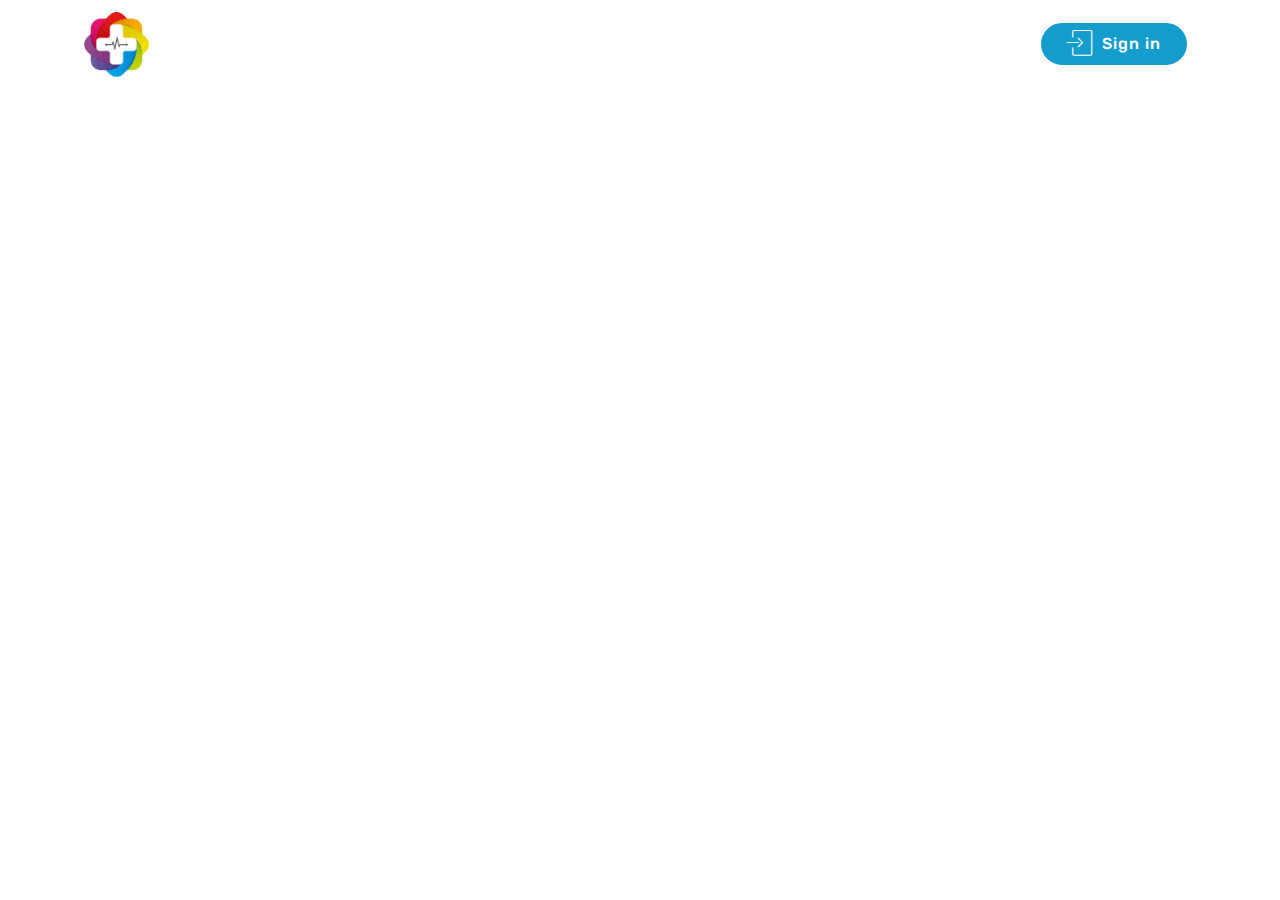
<file: contact.html>
<!DOCTYPE html>
<html  >
<head>
  <!-- Site made with Mobirise Website Builder v4.12.3, https://mobirise.com -->
  <meta charset="UTF-8">
  <meta http-equiv="X-UA-Compatible" content="IE=edge">
  <meta name="generator" content="Mobirise v4.12.3, mobirise.com">
  <meta name="viewport" content="width=device-width, initial-scale=1, minimum-scale=1">
  <link rel="shortcut icon" href="assets/images/0.me-logo-188x188.png" type="image/x-icon">
  <meta name="description" content="Web Site Builder Description">
  
  
  <title>Contact</title>
  <link rel="stylesheet" href="assets/web/assets/mobirise-icons/mobirise-icons.css">
  <link rel="stylesheet" href="assets/bootstrap/css/bootstrap.min.css">
  <link rel="stylesheet" href="assets/bootstrap/css/bootstrap-grid.min.css">
  <link rel="stylesheet" href="assets/bootstrap/css/bootstrap-reboot.min.css">
  <link rel="stylesheet" href="assets/tether/tether.min.css">
  <link rel="stylesheet" href="assets/dropdown/css/style.css">
  <link rel="stylesheet" href="assets/animatecss/animate.min.css">
  <link rel="stylesheet" href="assets/theme/css/style.css">
  <link rel="preload" as="style" href="assets/mobirise/css/mbr-additional.css"><link rel="stylesheet" href="assets/mobirise/css/mbr-additional.css" type="text/css">
  
  
  
</head>
<body>
  <section class="menu cid-qTkzRZLJNu" once="menu" id="menu1-6">

    

    <nav class="navbar navbar-expand beta-menu navbar-dropdown align-items-center navbar-toggleable-sm bg-color transparent">
        <button class="navbar-toggler navbar-toggler-right" type="button" data-toggle="collapse" data-target="#navbarSupportedContent" aria-controls="navbarSupportedContent" aria-expanded="false" aria-label="Toggle navigation">
            <div class="hamburger">
                <span></span>
                <span></span>
                <span></span>
                <span></span>
            </div>
        </button>
        <div class="menu-logo">
            <div class="navbar-brand">
                <span class="navbar-logo">
                    <a href="index.html">
                         <img src="assets/images/0.me-logo-188x188.png" alt="" title="" style="height: 4.5rem;">
                    </a>
                </span>
                <span class="navbar-caption-wrap"><a class="navbar-caption text-white display-4" href="index.html">
                        WebMD.tech</a></span>
            </div>
        </div>
        <div class="collapse navbar-collapse" id="navbarSupportedContent">
            <ul class="navbar-nav nav-dropdown" data-app-modern-menu="true"><li class="nav-item">
                    <a class="nav-link link text-white display-4" href="contact.html" target="_blank">Contact Us</a>
                </li></ul>
            <div class="navbar-buttons mbr-section-btn"><a class="btn btn-sm btn-primary display-7" href="http://mail.webmd.tech" target="_blank"><span class="mbri-login mbr-iconfont mbr-iconfont-btn"></span>Sign in</a></div>
        </div>
    </nav>
</section>

<section class="engine"><a href="https://mobirise.info/r">free bootstrap templates</a></section><section class="mbr-section form1 cid-rfLN5MTn4x" id="form1-7">

    

    <iframe src="https://docs.google.com/forms/d/e/1FAIpQLSfZfoZsHTCq6PI5hUFsKT7phv7eeqlaPn1cZFJXq9OjXiusxw/viewform?embedded=true" onload="this.style.height=(this.contentDocument.body.scrollHeight+45) +'px';" scrolling="no" style="width:100%;border:none;" frameborder="0" marginheight="0" marginwidth="0">Loading…</iframe>
</section>


  <script src="assets/web/assets/jquery/jquery.min.js"></script>
  <script src="assets/popper/popper.min.js"></script>
  <script src="assets/bootstrap/js/bootstrap.min.js"></script>
  <script src="assets/tether/tether.min.js"></script>
  <script src="assets/dropdown/js/nav-dropdown.js"></script>
  <script src="assets/dropdown/js/navbar-dropdown.js"></script>
  <script src="assets/touchswipe/jquery.touch-swipe.min.js"></script>
  <script src="assets/viewportchecker/jquery.viewportchecker.js"></script>
  <script src="assets/smoothscroll/smooth-scroll.js"></script>
  <script src="assets/theme/js/script.js"></script>
  
  
 <div id="scrollToTop" class="scrollToTop mbr-arrow-up"><a style="text-align: center;"><i class="mbr-arrow-up-icon mbr-arrow-up-icon-cm cm-icon cm-icon-smallarrow-up"></i></a></div>
    <input name="animation" type="hidden">
  </body>
</html>
</file>
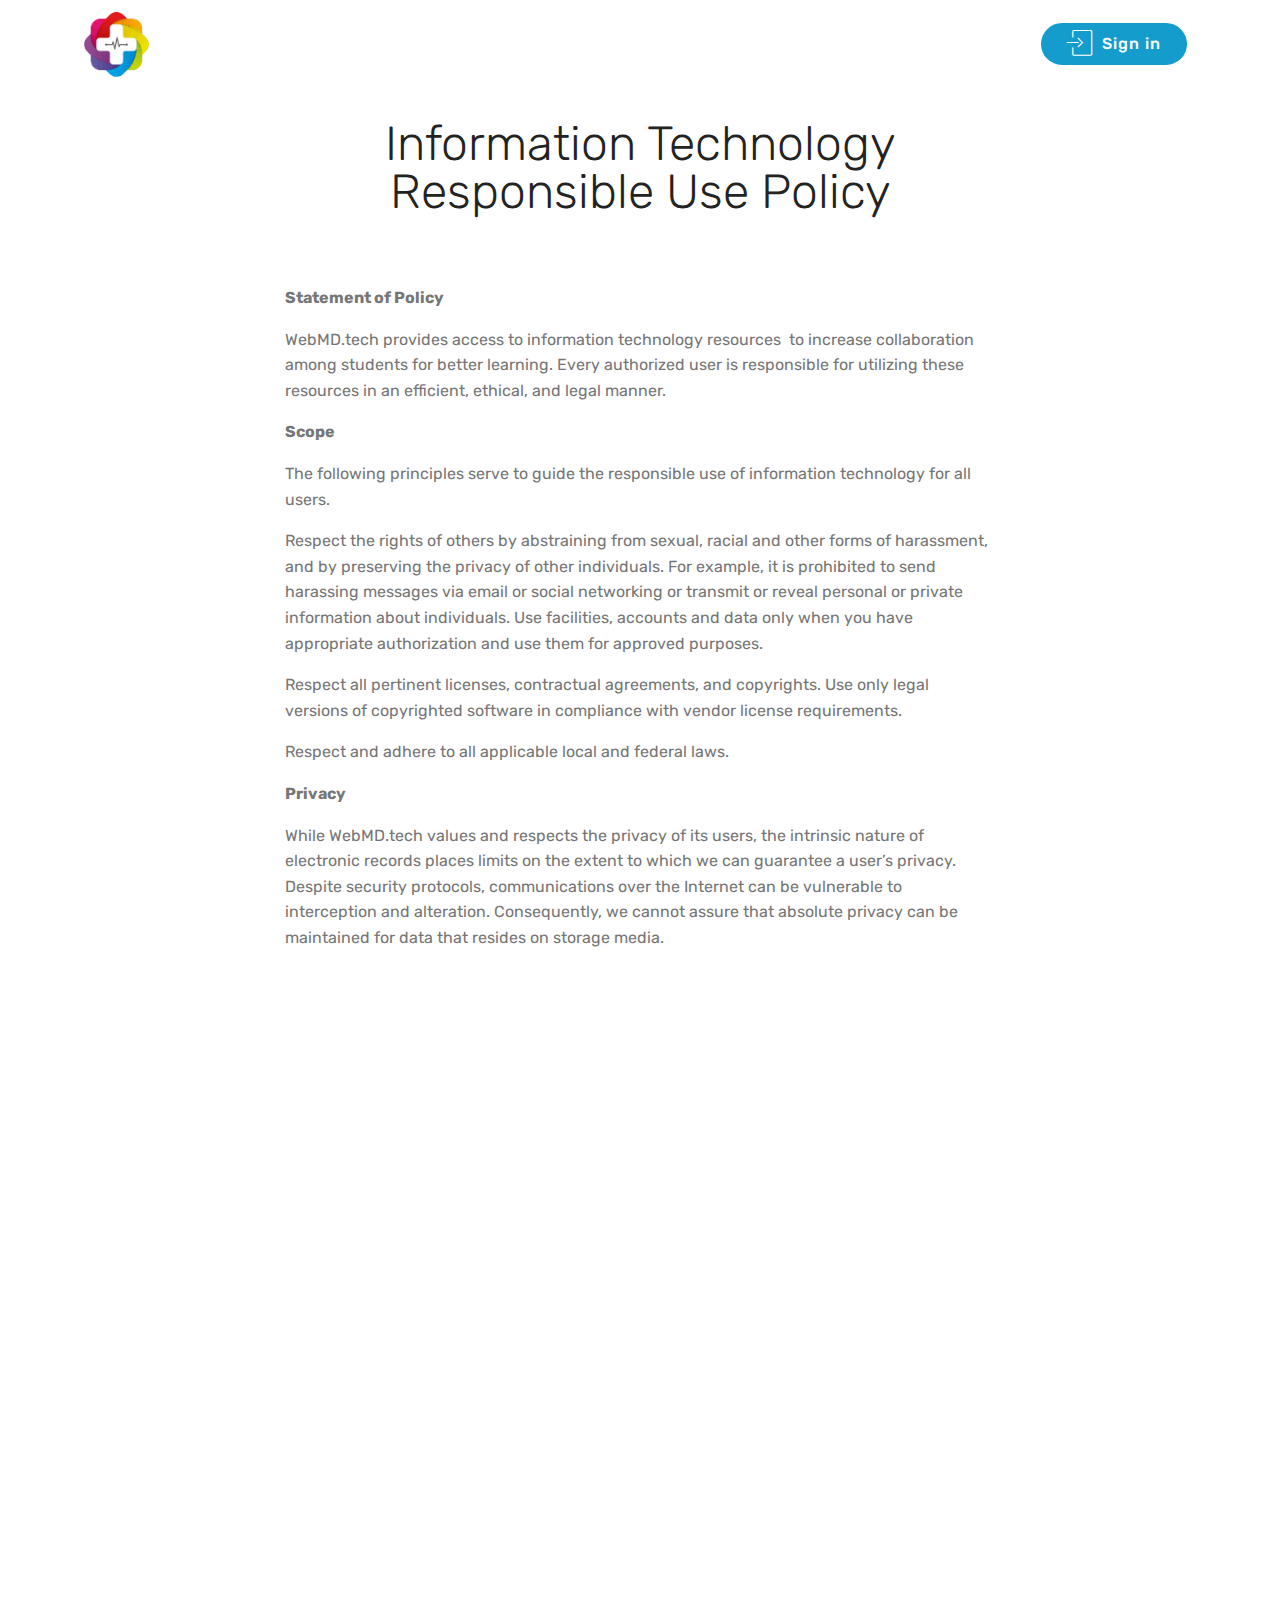
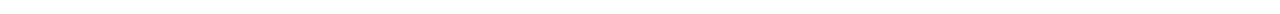
<file: responsible-use.html>
<!DOCTYPE html>
<html  >
<head>
  <!-- Site made with Mobirise Website Builder v4.12.3, https://mobirise.com -->
  <meta charset="UTF-8">
  <meta http-equiv="X-UA-Compatible" content="IE=edge">
  <meta name="generator" content="Mobirise v4.12.3, mobirise.com">
  <meta name="viewport" content="width=device-width, initial-scale=1, minimum-scale=1">
  <link rel="shortcut icon" href="assets/images/0.me-logo-188x188.png" type="image/x-icon">
  <meta name="description" content="Web Page Maker Description">
  
  
  <title>Responsible use</title>
  <link rel="stylesheet" href="assets/web/assets/mobirise-icons/mobirise-icons.css">
  <link rel="stylesheet" href="assets/bootstrap/css/bootstrap.min.css">
  <link rel="stylesheet" href="assets/bootstrap/css/bootstrap-grid.min.css">
  <link rel="stylesheet" href="assets/bootstrap/css/bootstrap-reboot.min.css">
  <link rel="stylesheet" href="assets/tether/tether.min.css">
  <link rel="stylesheet" href="assets/dropdown/css/style.css">
  <link rel="stylesheet" href="assets/animatecss/animate.min.css">
  <link rel="stylesheet" href="assets/theme/css/style.css">
  <link rel="preload" as="style" href="assets/mobirise/css/mbr-additional.css"><link rel="stylesheet" href="assets/mobirise/css/mbr-additional.css" type="text/css">
  
  
  
</head>
<body>
  <section class="menu cid-reDwkhc2A7" once="menu" id="menu1-d">

    

    <nav class="navbar navbar-expand beta-menu navbar-dropdown align-items-center navbar-toggleable-sm bg-color transparent">
        <button class="navbar-toggler navbar-toggler-right" type="button" data-toggle="collapse" data-target="#navbarSupportedContent" aria-controls="navbarSupportedContent" aria-expanded="false" aria-label="Toggle navigation">
            <div class="hamburger">
                <span></span>
                <span></span>
                <span></span>
                <span></span>
            </div>
        </button>
        <div class="menu-logo">
            <div class="navbar-brand">
                <span class="navbar-logo">
                    <a href="index.html">
                         <img src="assets/images/0.me-logo-188x188.png" alt="" title="" style="height: 4.5rem;">
                    </a>
                </span>
                <span class="navbar-caption-wrap"><a class="navbar-caption text-white display-4" href="index.html">
                        WebMD.tech</a></span>
            </div>
        </div>
        <div class="collapse navbar-collapse" id="navbarSupportedContent">
            <ul class="navbar-nav nav-dropdown" data-app-modern-menu="true"><li class="nav-item">
                    <a class="nav-link link text-white display-4" href="contact.html" target="_blank">Contact Us</a>
                </li></ul>
            <div class="navbar-buttons mbr-section-btn"><a class="btn btn-sm btn-primary display-7" href="http://mail.webmd.tech" target="_blank"><span class="mbri-login mbr-iconfont mbr-iconfont-btn"></span>Sign in</a></div>
        </div>
    </nav>
</section>

<section class="engine"><a href="https://mobirise.info/y">free html web templates</a></section><section class="mbr-section content4 cid-reEwLu4QOz" id="content4-g">

    

    <div class="container">
        <div class="media-container-row">
            <div class="title col-12 col-md-8">
                <h2 class="align-center pb-3 mbr-fonts-style display-2">
                    Information Technology Responsible Use Policy</h2>
                
                
            </div>
        </div>
    </div>
</section>

<section class="mbr-section article content1 cid-reEwOu7WXf" id="content1-h">
    
     

    <div class="container">
        <div class="media-container-row">
            <div class="mbr-text col-12 col-md-8 mbr-fonts-style display-7"><p><strong>Statement of Policy</strong></p><p>WebMD.tech provides access to information technology resources &nbsp;to increase collaboration among students for better learning. Every authorized user is responsible for utilizing these resources in an efficient, ethical, and legal manner.</p><p><strong>Scope</strong>
</p><p>The following principles serve to guide the responsible use of information technology for all users.
</p><p>Respect the rights of others by abstraining from sexual, racial and other forms of harassment, and by preserving the privacy of other individuals. For example, it is prohibited to send harassing messages via email or social networking or transmit or reveal personal or private information about individuals. Use facilities, accounts and data only when you have appropriate authorization and use them for approved purposes.</p><p>Respect all pertinent licenses, contractual agreements, and copyrights. Use only legal versions of copyrighted software in compliance with vendor license requirements.</p><p>Respect and adhere to all applicable local and federal laws.</p><p><strong>Privacy
</strong></p><p>While WebMD.tech values and respects the privacy of its users, the intrinsic nature of electronic records places limits on the extent to which we can guarantee a user’s privacy. Despite security protocols, communications over the Internet can be vulnerable to interception and alteration. Consequently, we cannot assure that absolute privacy can be maintained for data that resides on storage media.
</p><p>Out of respect for personal privacy, the contents of data or files in user accounts are not routinely examined. However, on occasion, circumstances may require an examination of a user’s files to maintain system security, to administer or maintain system integrity or in response to legal mandate. In such cases, authorized personnel may examine a user’s data without notice.</p><p><strong>Passwords and User IDs
</strong></p><p>System accounts, passwords, and user IDs plays an important role in protecting the files and privacy of all users. Because users are responsible for all uses made of their accounts, users must take exceptional care to prevent unauthorized use of their accounts.</p><p>In most cases, it is inappropriate—and perhaps dangerous—to allow another person to use another user’s network credentials or email account. In some cases, a user’s data are vulnerable to alteration or deletion. In others, the validity of a user’s credentials could be compromised. Alternatively, if criminal activity can be traced to a user’s account, the person to whom the account is assigned may be held accountable.</p><p><strong>Compliance and Enforcement
</strong></p><p>All users must abide by these policies.<br><span style="font-size: 1rem;">In addition, users must also agree to Microsoft's Terms of use and Privacy Policy.</span></p><p><span style="font-size: 1rem;">Users not wishing to agree to and comply with this policy will be denied use.</span></p></div>
        </div>
    </div>
</section>


  <script src="assets/web/assets/jquery/jquery.min.js"></script>
  <script src="assets/popper/popper.min.js"></script>
  <script src="assets/bootstrap/js/bootstrap.min.js"></script>
  <script src="assets/tether/tether.min.js"></script>
  <script src="assets/dropdown/js/nav-dropdown.js"></script>
  <script src="assets/dropdown/js/navbar-dropdown.js"></script>
  <script src="assets/touchswipe/jquery.touch-swipe.min.js"></script>
  <script src="assets/viewportchecker/jquery.viewportchecker.js"></script>
  <script src="assets/smoothscroll/smooth-scroll.js"></script>
  <script src="assets/theme/js/script.js"></script>
  
  
 <div id="scrollToTop" class="scrollToTop mbr-arrow-up"><a style="text-align: center;"><i class="mbr-arrow-up-icon mbr-arrow-up-icon-cm cm-icon cm-icon-smallarrow-up"></i></a></div>
    <input name="animation" type="hidden">
  </body>
</html>
</file>
<file: assets/web/assets/mobirise-icons/mobirise-icons.css>
@font-face {
  font-family: 'MobiriseIcons';
  src:  url('mobirise-icons.eot?spat4u');
  src:  url('mobirise-icons.eot?spat4u#iefix') format('embedded-opentype'),
    url('mobirise-icons.ttf?spat4u') format('truetype'),
    url('mobirise-icons.woff?spat4u') format('woff'),
    url('mobirise-icons.svg?spat4u#MobiriseIcons') format('svg');
  font-weight: normal;
  font-style: normal;
  font-display: swap;
}

[class^="mbri-"], [class*=" mbri-"] {
  /* use !important to prevent issues with browser extensions that change fonts */
  font-family: MobiriseIcons !important;
  speak: none;
  font-style: normal;
  font-weight: normal;
  font-variant: normal;
  text-transform: none;
  line-height: 1;

  /* Better Font Rendering =========== */
  -webkit-font-smoothing: antialiased;
  -moz-osx-font-smoothing: grayscale;
}

.mbri-add-submenu:before {
  content: "\e900";
}
.mbri-alert:before {
  content: "\e901";
}
.mbri-align-center:before {
  content: "\e902";
}
.mbri-align-justify:before {
  content: "\e903";
}
.mbri-align-left:before {
  content: "\e904";
}
.mbri-align-right:before {
  content: "\e905";
}
.mbri-android:before {
  content: "\e906";
}
.mbri-apple:before {
  content: "\e907";
}
.mbri-arrow-down:before {
  content: "\e908";
}
.mbri-arrow-next:before {
  content: "\e909";
}
.mbri-arrow-prev:before {
  content: "\e90a";
}
.mbri-arrow-up:before {
  content: "\e90b";
}
.mbri-bold:before {
  content: "\e90c";
}
.mbri-bookmark:before {
  content: "\e90d";
}
.mbri-bootstrap:before {
  content: "\e90e";
}
.mbri-briefcase:before {
  content: "\e90f";
}
.mbri-browse:before {
  content: "\e910";
}
.mbri-bulleted-list:before {
  content: "\e911";
}
.mbri-calendar:before {
  content: "\e912";
}
.mbri-camera:before {
  content: "\e913";
}
.mbri-cart-add:before {
  content: "\e914";
}
.mbri-cart-full:before {
  content: "\e915";
}
.mbri-cash:before {
  content: "\e916";
}
.mbri-change-style:before {
  content: "\e917";
}
.mbri-chat:before {
  content: "\e918";
}
.mbri-clock:before {
  content: "\e919";
}
.mbri-close:before {
  content: "\e91a";
}
.mbri-cloud:before {
  content: "\e91b";
}
.mbri-code:before {
  content: "\e91c";
}
.mbri-contact-form:before {
  content: "\e91d";
}
.mbri-credit-card:before {
  content: "\e91e";
}
.mbri-cursor-click:before {
  content: "\e91f";
}
.mbri-cust-feedback:before {
  content: "\e920";
}
.mbri-database:before {
  content: "\e921";
}
.mbri-delivery:before {
  content: "\e922";
}
.mbri-desktop:before {
  content: "\e923";
}
.mbri-devices:before {
  content: "\e924";
}
.mbri-down:before {
  content: "\e925";
}
.mbri-download:before {
  content: "\e989";
}
.mbri-drag-n-drop:before {
  content: "\e927";
}
.mbri-drag-n-drop2:before {
  content: "\e928";
}
.mbri-edit:before {
  content: "\e929";
}
.mbri-edit2:before {
  content: "\e92a";
}
.mbri-error:before {
  content: "\e92b";
}
.mbri-extension:before {
  content: "\e92c";
}
.mbri-features:before {
  content: "\e92d";
}
.mbri-file:before {
  content: "\e92e";
}
.mbri-flag:before {
  content: "\e92f";
}
.mbri-folder:before {
  content: "\e930";
}
.mbri-gift:before {
  content: "\e931";
}
.mbri-github:before {
  content: "\e932";
}
.mbri-globe:before {
  content: "\e933";
}
.mbri-globe-2:before {
  content: "\e934";
}
.mbri-growing-chart:before {
  content: "\e935";
}
.mbri-hearth:before {
  content: "\e936";
}
.mbri-help:before {
  content: "\e937";
}
.mbri-home:before {
  content: "\e938";
}
.mbri-hot-cup:before {
  content: "\e939";
}
.mbri-idea:before {
  content: "\e93a";
}
.mbri-image-gallery:before {
  content: "\e93b";
}
.mbri-image-slider:before {
  content: "\e93c";
}
.mbri-info:before {
  content: "\e93d";
}
.mbri-italic:before {
  content: "\e93e";
}
.mbri-key:before {
  content: "\e93f";
}
.mbri-laptop:before {
  content: "\e940";
}
.mbri-layers:before {
  content: "\e941";
}
.mbri-left-right:before {
  content: "\e942";
}
.mbri-left:before {
  content: "\e943";
}
.mbri-letter:before {
  content: "\e944";
}
.mbri-like:before {
  content: "\e945";
}
.mbri-link:before {
  content: "\e946";
}
.mbri-lock:before {
  content: "\e947";
}
.mbri-login:before {
  content: "\e948";
}
.mbri-logout:before {
  content: "\e949";
}
.mbri-magic-stick:before {
  content: "\e94a";
}
.mbri-map-pin:before {
  content: "\e94b";
}
.mbri-menu:before {
  content: "\e94c";
}
.mbri-mobile:before {
  content: "\e94d";
}
.mbri-mobile2:before {
  content: "\e94e";
}
.mbri-mobirise:before {
  content: "\e94f";
}
.mbri-more-horizontal:before {
  content: "\e950";
}
.mbri-more-vertical:before {
  content: "\e951";
}
.mbri-music:before {
  content: "\e952";
}
.mbri-new-file:before {
  content: "\e953";
}
.mbri-numbered-list:before {
  content: "\e954";
}
.mbri-opened-folder:before {
  content: "\e955";
}
.mbri-pages:before {
  content: "\e956";
}
.mbri-paper-plane:before {
  content: "\e957";
}
.mbri-paperclip:before {
  content: "\e958";
}
.mbri-photo:before {
  content: "\e959";
}
.mbri-photos:before {
  content: "\e95a";
}
.mbri-pin:before {
  content: "\e95b";
}
.mbri-play:before {
  content: "\e95c";
}
.mbri-plus:before {
  content: "\e95d";
}
.mbri-preview:before {
  content: "\e95e";
}
.mbri-print:before {
  content: "\e95f";
}
.mbri-protect:before {
  content: "\e960";
}
.mbri-question:before {
  content: "\e961";
}
.mbri-quote-left:before {
  content: "\e962";
}
.mbri-quote-right:before {
  content: "\e963";
}
.mbri-refresh:before {
  content: "\e964";
}
.mbri-responsive:before {
  content: "\e965";
}
.mbri-right:before {
  content: "\e966";
}
.mbri-rocket:before {
  content: "\e967";
}
.mbri-sad-face:before {
  content: "\e968";
}
.mbri-sale:before {
  content: "\e969";
}
.mbri-save:before {
  content: "\e96a";
}
.mbri-search:before {
  content: "\e96b";
}
.mbri-setting:before {
  content: "\e96c";
}
.mbri-setting2:before {
  content: "\e96d";
}
.mbri-setting3:before {
  content: "\e96e";
}
.mbri-share:before {
  content: "\e96f";
}
.mbri-shopping-bag:before {
  content: "\e970";
}
.mbri-shopping-basket:before {
  content: "\e971";
}
.mbri-shopping-cart:before {
  content: "\e972";
}
.mbri-sites:before {
  content: "\e973";
}
.mbri-smile-face:before {
  content: "\e974";
}
.mbri-speed:before {
  content: "\e975";
}
.mbri-star:before {
  content: "\e976";
}
.mbri-success:before {
  content: "\e977";
}
.mbri-sun:before {
  content: "\e978";
}
.mbri-sun2:before {
  content: "\e979";
}
.mbri-tablet:before {
  content: "\e97a";
}
.mbri-tablet-vertical:before {
  content: "\e97b";
}
.mbri-target:before {
  content: "\e97c";
}
.mbri-timer:before {
  content: "\e97d";
}
.mbri-to-ftp:before {
  content: "\e97e";
}
.mbri-to-local-drive:before {
  content: "\e97f";
}
.mbri-touch-swipe:before {
  content: "\e980";
}
.mbri-touch:before {
  content: "\e981";
}
.mbri-trash:before {
  content: "\e982";
}
.mbri-underline:before {
  content: "\e983";
}
.mbri-unlink:before {
  content: "\e984";
}
.mbri-unlock:before {
  content: "\e985";
}
.mbri-up-down:before {
  content: "\e986";
}
.mbri-up:before {
  content: "\e987";
}
.mbri-update:before {
  content: "\e988";
}
.mbri-upload:before {
 content: "\e926"; 
}
.mbri-user:before {
  content: "\e98a";
}
.mbri-user2:before {
  content: "\e98b";
}
.mbri-users:before {
  content: "\e98c";
}
.mbri-video:before {
  content: "\e98d";
}
.mbri-video-play:before {
  content: "\e98e";
}
.mbri-watch:before {
  content: "\e98f";
}
.mbri-website-theme:before {
  content: "\e990";
}
.mbri-wifi:before {
  content: "\e991";
}
.mbri-windows:before {
  content: "\e992";
}
.mbri-zoom-out:before {
  content: "\e993";
}
.mbri-redo:before {
  content: "\e994";
}
.mbri-undo:before {
  content: "\e995";
}
</file>
<file: assets/dropdown/css/style.css>
.navbar-dropdown {
  left: 0;
  padding: 0;
  position: absolute;
  right: 0;
  top: 0;
  transition: all 0.45s ease;
  z-index: 1030;
  background: #282828; }
  .navbar-dropdown .navbar-logo {
    margin-right: 0.8rem;
    transition: margin 0.3s ease-in-out;
    vertical-align: middle; }
    .navbar-dropdown .navbar-logo img {
      height: 3.125rem;
      transition: all 0.3s ease-in-out; }
    .navbar-dropdown .navbar-logo.mbr-iconfont {
      font-size: 3.125rem;
      line-height: 3.125rem; }
  .navbar-dropdown .navbar-caption {
    font-weight: 700;
    white-space: normal;
    vertical-align: -4px;
    line-height: 3.125rem !important; }
    .navbar-dropdown .navbar-caption, .navbar-dropdown .navbar-caption:hover {
      color: inherit;
      text-decoration: none; }
  .navbar-dropdown .mbr-iconfont + .navbar-caption {
    vertical-align: -1px; }
  .navbar-dropdown.navbar-fixed-top {
    position: fixed; }
  .navbar-dropdown .navbar-brand span {
    vertical-align: -4px; }
  .navbar-dropdown.bg-color.transparent {
    background: none; }
  .navbar-dropdown.navbar-short .navbar-brand {
    padding: 0.625rem 0; }
    .navbar-dropdown.navbar-short .navbar-brand span {
      vertical-align: -1px; }
  .navbar-dropdown.navbar-short .navbar-caption {
    line-height: 2.375rem !important;
    vertical-align: -2px; }
  .navbar-dropdown.navbar-short .navbar-logo {
    margin-right: 0.5rem; }
    .navbar-dropdown.navbar-short .navbar-logo img {
      height: 2.375rem; }
    .navbar-dropdown.navbar-short .navbar-logo.mbr-iconfont {
      font-size: 2.375rem;
      line-height: 2.375rem; }
  .navbar-dropdown.navbar-short .mbr-table-cell {
    height: 3.625rem; }
  .navbar-dropdown .navbar-close {
    left: 0.6875rem;
    position: fixed;
    top: 0.75rem;
    z-index: 1000; }
  .navbar-dropdown .hamburger-icon {
    content: "";
    display: inline-block;
    vertical-align: middle;
    width: 16px;
    -webkit-box-shadow: 0 -6px 0 1px #282828,0 0 0 1px #282828,0 6px 0 1px #282828;
    -moz-box-shadow: 0 -6px 0 1px #282828,0 0 0 1px #282828,0 6px 0 1px #282828;
    box-shadow: 0 -6px 0 1px #282828,0 0 0 1px #282828,0 6px 0 1px #282828; }

.dropdown-menu .dropdown-toggle[data-toggle="dropdown-submenu"]::after {
  border-bottom: 0.35em solid transparent;
  border-left: 0.35em solid;
  border-right: 0;
  border-top: 0.35em solid transparent;
  margin-left: 0.3rem; }

.dropdown-menu .dropdown-item:focus {
  outline: 0; }

.nav-dropdown {
  font-size: 0.75rem;
  font-weight: 500;
  height: auto !important; }
  .nav-dropdown .nav-btn {
    padding-left: 1rem; }
  .nav-dropdown .link {
    margin: .667em 1.667em;
    font-weight: 500;
    padding: 0;
    transition: color .2s ease-in-out; }
    .nav-dropdown .link.dropdown-toggle {
      margin-right: 2.583em; }
      .nav-dropdown .link.dropdown-toggle::after {
        margin-left: .25rem;
        border-top: 0.35em solid;
        border-right: 0.35em solid transparent;
        border-left: 0.35em solid transparent;
        border-bottom: 0; }
      .nav-dropdown .link.dropdown-toggle[aria-expanded="true"] {
        margin: 0;
        padding: 0.667em 3.263em  0.667em 1.667em; }
  .nav-dropdown .link::after,
  .nav-dropdown .dropdown-item::after {
    color: inherit; }
  .nav-dropdown .btn {
    font-size: 0.75rem;
    font-weight: 700;
    letter-spacing: 0;
    margin-bottom: 0;
    padding-left: 1.25rem;
    padding-right: 1.25rem; }
  .nav-dropdown .dropdown-menu {
    border-radius: 0;
    border: 0;
    left: 0;
    margin: 0;
    padding-bottom: 1.25rem;
    padding-top: 1.25rem;
    position: relative; }
  .nav-dropdown .dropdown-submenu {
    margin-left: 0.125rem;
    top: 0; }
  .nav-dropdown .dropdown-item {
    font-weight: 500;
    line-height: 2;
    padding: 0.3846em 4.615em 0.3846em 1.5385em;
    position: relative;
    transition: color .2s ease-in-out, background-color .2s ease-in-out; }
    .nav-dropdown .dropdown-item::after {
      margin-top: -0.3077em;
      position: absolute;
      right: 1.1538em;
      top: 50%; }
    .nav-dropdown .dropdown-item:focus, .nav-dropdown .dropdown-item:hover {
      background: none; }

@media (max-width: 767px) {
  .nav-dropdown.navbar-toggleable-sm {
    bottom: 0;
    display: none;
    left: 0;
    overflow-x: hidden;
    position: fixed;
    top: 0;
    transform: translateX(-100%);
    -ms-transform: translateX(-100%);
    -webkit-transform: translateX(-100%);
    width: 18.75rem;
    z-index: 999; } }
.nav-dropdown.navbar-toggleable-xl {
  bottom: 0;
  display: none;
  left: 0;
  overflow-x: hidden;
  position: fixed;
  top: 0;
  transform: translateX(-100%);
  -ms-transform: translateX(-100%);
  -webkit-transform: translateX(-100%);
  width: 18.75rem;
  z-index: 999; }

.nav-dropdown-sm {
  display: block !important;
  overflow-x: hidden;
  overflow: auto;
  padding-top: 3.875rem; }
  .nav-dropdown-sm::after {
    content: "";
    display: block;
    height: 3rem;
    width: 100%; }
  .nav-dropdown-sm.collapse.in ~ .navbar-close {
    display: block !important; }
  .nav-dropdown-sm.collapsing, .nav-dropdown-sm.collapse.in {
    transform: translateX(0);
    -ms-transform: translateX(0);
    -webkit-transform: translateX(0);
    transition: all 0.25s ease-out;
    -webkit-transition: all 0.25s ease-out;
    background: #282828; }
  .nav-dropdown-sm.collapsing[aria-expanded="false"] {
    transform: translateX(-100%);
    -ms-transform: translateX(-100%);
    -webkit-transform: translateX(-100%); }
  .nav-dropdown-sm .nav-item {
    display: block;
    margin-left: 0 !important;
    padding-left: 0; }
  .nav-dropdown-sm .link,
  .nav-dropdown-sm .dropdown-item {
    border-top: 1px dotted rgba(255, 255, 255, 0.1);
    font-size: 0.8125rem;
    line-height: 1.6;
    margin: 0 !important;
    padding: 0.875rem 2.4rem 0.875rem 1.5625rem !important;
    position: relative;
    white-space: normal; }
    .nav-dropdown-sm .link:focus, .nav-dropdown-sm .link:hover,
    .nav-dropdown-sm .dropdown-item:focus,
    .nav-dropdown-sm .dropdown-item:hover {
      background: rgba(0, 0, 0, 0.2) !important;
      color: #c0a375; }
  .nav-dropdown-sm .nav-btn {
    position: relative;
    padding: 1.5625rem 1.5625rem 0 1.5625rem; }
    .nav-dropdown-sm .nav-btn::before {
      border-top: 1px dotted rgba(255, 255, 255, 0.1);
      content: "";
      left: 0;
      position: absolute;
      top: 0;
      width: 100%; }
    .nav-dropdown-sm .nav-btn + .nav-btn {
      padding-top: 0.625rem; }
      .nav-dropdown-sm .nav-btn + .nav-btn::before {
        display: none; }
  .nav-dropdown-sm .btn {
    padding: 0.625rem 0; }
  .nav-dropdown-sm .dropdown-toggle[data-toggle="dropdown-submenu"]::after {
    margin-left: .25rem;
    border-top: 0.35em solid;
    border-right: 0.35em solid transparent;
    border-left: 0.35em solid transparent;
    border-bottom: 0; }
  .nav-dropdown-sm .dropdown-toggle[data-toggle="dropdown-submenu"][aria-expanded="true"]::after {
    border-top: 0;
    border-right: 0.35em solid transparent;
    border-left: 0.35em solid transparent;
    border-bottom: 0.35em solid; }
  .nav-dropdown-sm .dropdown-menu {
    margin: 0;
    padding: 0;
    position: relative;
    top: 0;
    left: 0;
    width: 100%;
    border: 0;
    float: none;
    border-radius: 0;
    background: none; }
  .nav-dropdown-sm .dropdown-submenu {
    left: 100%;
    margin-left: 0.125rem;
    margin-top: -1.25rem;
    top: 0; }

.navbar-toggleable-sm .nav-dropdown .dropdown-menu {
  position: absolute; }

.navbar-toggleable-sm .nav-dropdown .dropdown-submenu {
  left: 100%;
  margin-left: 0.125rem;
  margin-top: -1.25rem;
  top: 0; }

.navbar-toggleable-sm.opened .nav-dropdown .dropdown-menu {
  position: relative; }

.navbar-toggleable-sm.opened .nav-dropdown .dropdown-submenu {
  left: 0;
  margin-left: 00rem;
  margin-top: 0rem;
  top: 0; }

.is-builder .nav-dropdown.collapsing {
  transition: none !important; }

/*# sourceMappingURL=style.css.map */
</file>
<file: assets/theme/css/style.css>
@charset "UTF-8";
/*!
 * Mobirise v4 theme (https://mobirise.com/)
 * Copyright 2017 Mobirise
 */
section {
  background-color: #eeeeee;
}

body {
  font-style: normal;
  line-height: 1.5;
}

section,
.container,
.container-fluid {
  position: relative;
  word-wrap: break-word;
}

a.mbr-iconfont:hover {
  text-decoration: none;
}

.article .lead p,
.article .lead ul,
.article .lead ol,
.article .lead pre,
.article .lead blockquote {
  margin-bottom: 0;
}

ul,
ol,
pre,
blockquote {
  margin-bottom: 2.3125rem;
}

pre {
  background: #f4f4f4;
  padding: 10px 24px;
  white-space: pre-wrap;
}

.inactive {
  -webkit-user-select: none;
  -moz-user-select: none;
  -ms-user-select: none;
  user-select: none;
  pointer-events: none;
  -webkit-user-drag: none;
  user-drag: none;
}

.mbr-section__comments .row {
  justify-content: center;
  -webkit-justify-content: center;
}

a {
  font-style: normal;
  font-weight: 400;
  cursor: pointer;
}
a, a:hover {
  text-decoration: none;
}

figure {
  margin-bottom: 0;
}

body {
  color: #232323;
}

h1,
h2,
h3,
h4,
h5,
h6,
.h1,
.h2,
.h3,
.h4,
.h5,
.h6,
.display-1,
.display-2,
.display-3,
.display-4 {
  line-height: 1;
  word-break: break-word;
  word-wrap: break-word;
}

.mbr-section-title {
  font-style: normal;
  line-height: 1.2;
}

.mbr-section-subtitle {
  line-height: 1.3;
}

.mbr-text {
  font-style: normal;
  line-height: 1.6;
}

b,
strong {
  font-weight: bold;
}

blockquote {
  padding: 10px 0 10px 20px;
  position: relative;
  border-left: 2px solid;
  border-color: #ff3366;
}

input:-webkit-autofill, input:-webkit-autofill:hover, input:-webkit-autofill:focus, input:-webkit-autofill:active {
  transition-delay: 9999s;
  transition-property: background-color, color;
}

textarea[type=hidden] {
  display: none;
}

body {
  position: relative;
}

section {
  background-position: 50% 50%;
  background-repeat: no-repeat;
  background-size: cover;
}
section .mbr-background-video,
section .mbr-background-video-preview {
  position: absolute;
  bottom: 0;
  left: 0;
  right: 0;
  top: 0;
}

.hidden {
  visibility: hidden;
}

.mbr-z-index20 {
  z-index: 20;
}

/*! Base colors */
.mbr-white {
  color: #ffffff;
}

.mbr-black {
  color: #000000;
}

.mbr-bg-white {
  background-color: #ffffff;
}

.mbr-bg-black {
  background-color: #000000;
}

/*! Text-aligns */
.align-left {
  text-align: left;
}

.align-center {
  text-align: center;
}

.align-right {
  text-align: right;
}

@media (max-width: 767px) {
  .align-left,
.align-center,
.align-right,
.mbr-section-btn,
.mbr-section-title {
    text-align: center;
  }
}
/*! Font-weight  */
.mbr-light {
  font-weight: 300;
}

.mbr-regular {
  font-weight: 400;
}

.mbr-semibold {
  font-weight: 500;
}

.mbr-bold {
  font-weight: 700;
}

/*! Media  */
.media-size-item {
  -webkit-flex: 1 1 auto;
  -moz-flex: 1 1 auto;
  -ms-flex: 1 1 auto;
  -o-flex: 1 1 auto;
  flex: 1 1 auto;
}

.media-content {
  -webkit-flex-basis: 100%;
  flex-basis: 100%;
}

.media-container-row {
  display: -ms-flexbox;
  display: -webkit-flex;
  display: flex;
  -webkit-flex-direction: row;
  -ms-flex-direction: row;
  flex-direction: row;
  -webkit-flex-wrap: wrap;
  -ms-flex-wrap: wrap;
  flex-wrap: wrap;
  -webkit-justify-content: center;
  -ms-flex-pack: center;
  justify-content: center;
  -webkit-align-content: center;
  -ms-flex-line-pack: center;
  align-content: center;
  -webkit-align-items: start;
  -ms-flex-align: start;
  align-items: start;
}
.media-container-row .media-size-item {
  width: 400px;
}

.media-container-column {
  display: -ms-flexbox;
  display: -webkit-flex;
  display: flex;
  -webkit-flex-direction: column;
  -ms-flex-direction: column;
  flex-direction: column;
  -webkit-flex-wrap: wrap;
  -ms-flex-wrap: wrap;
  flex-wrap: wrap;
  -webkit-justify-content: center;
  -ms-flex-pack: center;
  justify-content: center;
  -webkit-align-content: center;
  -ms-flex-line-pack: center;
  align-content: center;
  -webkit-align-items: stretch;
  -ms-flex-align: stretch;
  align-items: stretch;
}
.media-container-column > * {
  width: 100%;
}

@media (min-width: 992px) {
  .media-container-row {
    -webkit-flex-wrap: nowrap;
    -ms-flex-wrap: nowrap;
    flex-wrap: nowrap;
  }
}
figure {
  overflow: hidden;
}

figure[mbr-media-size] {
  transition: width 0.1s;
}

.mbr-figure img,
.mbr-figure iframe {
  display: block;
  width: 100%;
}

.card {
  background-color: transparent;
  border: none;
}

.card-box {
  width: 100%;
}

.card-img {
  text-align: center;
  flex-shrink: 0;
  -webkit-flex-shrink: 0;
}

.media {
  max-width: 100%;
  margin: 0 auto;
}

.mbr-figure {
  -ms-flex-item-align: center;
  -ms-grid-row-align: center;
  -webkit-align-self: center;
  align-self: center;
}

.media-container > div {
  max-width: 100%;
}

.mbr-figure img,
.card-img img {
  width: 100%;
}

@media (max-width: 991px) {
  .media-size-item {
    width: auto !important;
  }

  .media {
    width: auto;
  }

  .mbr-figure {
    width: 100% !important;
  }
}
/*! Buttons */
.btn {
  font-weight: 500;
  border-width: 2px;
  font-style: normal;
  letter-spacing: 1px;
  margin: 0.4rem 0.8rem;
  white-space: normal;
  -webkit-transition: all 0.3s ease-in-out;
  -moz-transition: all 0.3s ease-in-out;
  transition: all 0.3s ease-in-out;
  display: inline-flex;
  align-items: center;
  justify-content: center;
  word-break: break-word;
  -webkit-align-items: center;
  -webkit-justify-content: center;
  display: -webkit-inline-flex;
}

.btn-sm {
  font-weight: 500;
  letter-spacing: 1px;
  -webkit-transition: all 0.3s ease-in-out;
  -moz-transition: all 0.3s ease-in-out;
  transition: all 0.3s ease-in-out;
}

.btn-md {
  font-weight: 500;
  letter-spacing: 1px;
  margin: 0.4rem 0.8rem !important;
  -webkit-transition: all 0.3s ease-in-out;
  -moz-transition: all 0.3s ease-in-out;
  transition: all 0.3s ease-in-out;
}

.btn-lg {
  font-weight: 500;
  letter-spacing: 1px;
  margin: 0.4rem 0.8rem !important;
  -webkit-transition: all 0.3s ease-in-out;
  -moz-transition: all 0.3s ease-in-out;
  transition: all 0.3s ease-in-out;
}

.mbr-section-btn {
  margin-left: -0.25rem;
  margin-right: -0.25rem;
  font-size: 0;
}

nav .mbr-section-btn {
  margin-left: 0rem;
  margin-right: 0rem;
}

.btn-form {
  border-radius: 0;
}
.btn-form:hover {
  cursor: pointer;
}

/*! Btn icon margin */
.btn .mbr-iconfont,
.btn.btn-sm .mbr-iconfont {
  cursor: pointer;
  margin-right: 0.5rem;
}

.btn.btn-md .mbr-iconfont,
.btn.btn-md .mbr-iconfont {
  margin-right: 0.8rem;
}

.mbr-regular {
  font-weight: 400;
}

.mbr-semibold {
  font-weight: 500;
}

.mbr-bold {
  font-weight: 700;
}

[type=submit] {
  -webkit-appearance: none;
}

/*! Full-screen */
.mbr-fullscreen .mbr-overlay {
  min-height: 100vh;
}

.mbr-fullscreen {
  display: flex;
  display: -webkit-flex;
  display: -moz-flex;
  display: -ms-flex;
  display: -o-flex;
  align-items: center;
  -webkit-align-items: center;
  min-height: 100vh;
  padding-top: 3rem;
  padding-bottom: 3rem;
}

/*! Map */
.map {
  height: 25rem;
  position: relative;
}
.map iframe {
  width: 100%;
  height: 100%;
}

.mbr-overlay {
  background-color: #000;
  bottom: 0;
  left: 0;
  opacity: 0.5;
  position: absolute;
  right: 0;
  top: 0;
  z-index: 0;
  pointer-events: none;
}

/* Form */
blockquote {
  font-style: italic;
  padding: 10px 0 10px 20px;
  font-size: 1.09rem;
  position: relative;
  border-width: 3px;
}

.form-control {
  background-color: #f5f5f5;
  box-shadow: none;
  color: #565656;
  line-height: 1.43;
  min-height: 3.5em;
  padding: 1.07em 0.5em;
}
.form-control, .form-control:focus {
  border: 1px solid #e8e8e8;
}
.form-active .form-control:invalid {
  border-color: red;
}

.form-control-label {
  position: relative;
  cursor: pointer;
  margin-bottom: 0.357em;
  padding: 0;
}

.alert {
  color: #ffffff;
  border-radius: 0;
  border: 0;
  font-size: 0.875rem;
  line-height: 1.5;
  margin-bottom: 1.875rem;
  padding: 1.25rem;
  position: relative;
}
.alert.alert-form::after {
  background-color: inherit;
  bottom: -7px;
  content: "";
  display: block;
  height: 14px;
  left: 50%;
  margin-left: -7px;
  position: absolute;
  transform: rotate(45deg);
  width: 14px;
  -webkit-transform: rotate(45deg);
}

.form-asterisk {
  font-family: initial;
  position: absolute;
  top: -2px;
  font-weight: normal;
}

/*! Scroll to top arrow */
#scrollToTop a i:before {
  content: "";
  position: absolute;
  height: 40%;
  top: 25%;
  background: #fff;
  width: 2px;
  left: calc(50% - 1px);
}
#scrollToTop a i:after {
  content: "";
  position: absolute;
  display: block;
  border-top: 2px solid #fff;
  border-right: 2px solid #fff;
  width: 40%;
  height: 40%;
  left: 30%;
  bottom: 30%;
  transform: rotate(135deg);
  -webkit-transform: rotate(135deg);
}

.mbr-arrow-up {
  bottom: 25px;
  right: 90px;
  position: fixed;
  text-align: right;
  z-index: 5000;
  color: #ffffff;
  font-size: 32px;
  transform: rotate(180deg);
  -webkit-transform: rotate(180deg);
}

.mbr-arrow-up a {
  background: rgba(0, 0, 0, 0.2);
  border-radius: 3px;
  color: #fff;
  display: inline-block;
  height: 60px;
  width: 60px;
  outline-style: none !important;
  position: relative;
  text-decoration: none;
  transition: all 0.3s ease-in-out;
  cursor: pointer;
  text-align: center;
}
.mbr-arrow-up a:hover {
  background-color: rgba(0, 0, 0, 0.4);
}
.mbr-arrow-up a i {
  line-height: 60px;
}

.mbr-arrow-up-icon {
  display: block;
  color: #fff;
}

.mbr-arrow-up-icon::before {
  content: "›";
  display: inline-block;
  font-family: serif;
  font-size: 32px;
  line-height: 1;
  font-style: normal;
  position: relative;
  top: 6px;
  left: -4px;
  -webkit-transform: rotate(-90deg);
  transform: rotate(-90deg);
}

/*! Arrow Down */
.mbr-arrow {
  position: absolute;
  bottom: 45px;
  left: 50%;
  width: 60px;
  height: 60px;
  cursor: pointer;
  background-color: rgba(80, 80, 80, 0.5);
  border-radius: 50%;
  -webkit-transform: translateX(-50%);
  transform: translateX(-50%);
}
.mbr-arrow > a {
  display: inline-block;
  text-decoration: none;
  outline-style: none;
  -webkit-animation: arrowdown 1.7s ease-in-out infinite;
  animation: arrowdown 1.7s ease-in-out infinite;
}
.mbr-arrow > a > i {
  position: absolute;
  top: -2px;
  left: 15px;
  font-size: 2rem;
}

@keyframes arrowdown {
  0% {
    transform: translateY(0px);
    -webkit-transform: translateY(0px);
  }
  50% {
    transform: translateY(-5px);
    -webkit-transform: translateY(-5px);
  }
  100% {
    transform: translateY(0px);
    -webkit-transform: translateY(0px);
  }
}
@-webkit-keyframes arrowdown {
  0% {
    transform: translateY(0px);
    -webkit-transform: translateY(0px);
  }
  50% {
    transform: translateY(-5px);
    -webkit-transform: translateY(-5px);
  }
  100% {
    transform: translateY(0px);
    -webkit-transform: translateY(0px);
  }
}
@media (max-width: 500px) {
  .mbr-arrow-up {
    left: 50%;
    right: auto;
    transform: translateX(-50%) rotate(180deg);
    -webkit-transform: translateX(-50%) rotate(180deg);
  }
}
/*Gradients animation*/
@keyframes gradient-animation {
  from {
    background-position: 0% 100%;
    animation-timing-function: ease-in-out;
  }
  to {
    background-position: 100% 0%;
    animation-timing-function: ease-in-out;
  }
}
@-webkit-keyframes gradient-animation {
  from {
    background-position: 0% 100%;
    animation-timing-function: ease-in-out;
  }
  to {
    background-position: 100% 0%;
    animation-timing-function: ease-in-out;
  }
}
.bg-gradient {
  background-size: 200% 200%;
  animation: gradient-animation 5s infinite alternate;
  -webkit-animation: gradient-animation 5s infinite alternate;
}

.menu .navbar-brand {
  display: -webkit-flex;
}
.menu .navbar-brand span {
  display: flex;
  display: -webkit-flex;
}
.menu .navbar-brand .navbar-caption-wrap {
  display: -webkit-flex;
}
.menu .navbar-brand .navbar-logo img {
  display: -webkit-flex;
}
@media (min-width: 768px) and (max-width: 1023px) {
  .menu .navbar-toggleable-sm .navbar-nav {
    display: -webkit-box;
    display: -webkit-flex;
    display: -ms-flexbox;
  }
}
@media (max-width: 1023px) {
  .menu .navbar-collapse {
    max-height: 93.5vh;
  }
  .menu .navbar-collapse.show {
    overflow: auto;
  }
}
@media (min-width: 1024px) {
  .menu .navbar-nav.nav-dropdown {
    display: -webkit-flex;
  }
  .menu .navbar-toggleable-sm .navbar-collapse {
    display: -webkit-flex !important;
  }
  .menu .collapsed .navbar-collapse {
    max-height: 93.5vh;
  }
  .menu .collapsed .navbar-collapse.show {
    overflow: auto;
  }
}
@media (max-width: 767px) {
  .menu .navbar-collapse {
    max-height: 80vh;
  }
}

/* Others*/
.note-check a[data-value=Rubik] {
  font-style: normal;
}

.mbr-arrow a {
  color: #ffffff;
}

@media (max-width: 767px) {
  .mbr-arrow {
    display: none;
  }
}
.navbar {
  display: -webkit-flex;
  -webkit-flex-wrap: wrap;
  -webkit-align-items: center;
  -webkit-justify-content: space-between;
}

.navbar-collapse {
  -webkit-flex-basis: 100%;
  -webkit-flex-grow: 1;
  -webkit-align-items: center;
}

.nav-dropdown .link {
  padding: 0.667em 1.667em !important;
  margin: 0 !important;
}

.nav {
  display: -webkit-flex;
  -webkit-flex-wrap: wrap;
}

.row {
  display: -webkit-flex;
  -webkit-flex-wrap: wrap;
}

.justify-content-center {
  -webkit-justify-content: center;
}

.form-inline {
  display: -webkit-flex;
  -webkit-flex-flow: row wrap;
  -webkit-align-items: center;
}

.card-wrapper {
  -webkit-flex: 1;
}

.carousel-control {
  z-index: 10;
  display: -webkit-flex;
  -webkit-align-items: center;
  -webkit-justify-content: center;
}

.carousel-controls {
  display: -webkit-flex;
}

.media {
  display: -webkit-flex;
}

.form-group:focus {
  outline: none;
}

.jq-selectbox__select {
  padding: 1.07em 0.5em;
  position: absolute;
  top: 0;
  left: 0;
  width: 100%;
}

.jq-selectbox__dropdown {
  position: absolute;
  top: 100%;
  left: 0 !important;
  width: 100% !important;
}

.jq-selectbox__trigger-arrow {
  transform: translateY(-50%);
}

.jq-selectbox li {
  padding: 1.07em 0.5em;
}

input[type=range] {
  padding-left: 0 !important;
  padding-right: 0 !important;
}

.modal-dialog,
.modal-content {
  height: 100%;
}

.modal-dialog .carousel-inner {
  height: calc(100vh - 1.75rem);
}
@media (max-width: 575px) {
  .modal-dialog .carousel-inner {
    height: calc(100vh - 1rem);
  }
}

.carousel-item {
  text-align: center;
}

.carousel-item img {
  margin: auto;
}

.navbar-toggler {
  -webkit-align-self: flex-start;
  -ms-flex-item-align: start;
  align-self: flex-start;
  padding: 0.25rem 0.75rem;
  font-size: 1.25rem;
  line-height: 1;
  background: transparent;
  border: 1px solid transparent;
  -webkit-border-radius: 0.25rem;
  border-radius: 0.25rem;
}

.navbar-toggler:focus,
.navbar-toggler:hover {
  text-decoration: none;
}

.navbar-toggler-icon {
  display: inline-block;
  width: 1.5em;
  height: 1.5em;
  vertical-align: middle;
  content: "";
  background: no-repeat center center;
  -webkit-background-size: 100% 100%;
  -o-background-size: 100% 100%;
  background-size: 100% 100%;
}

.navbar-toggler-left {
  position: absolute;
  left: 1rem;
}

.navbar-toggler-right {
  position: absolute;
  right: 1rem;
}

@media (max-width: 575px) {
  .navbar-toggleable .navbar-nav .dropdown-menu {
    position: static;
    float: none;
  }

  .navbar-toggleable > .container {
    padding-right: 0;
    padding-left: 0;
  }
}
@media (min-width: 576px) {
  .navbar-toggleable {
    -webkit-box-orient: horizontal;
    -webkit-box-direction: normal;
    -webkit-flex-direction: row;
    -ms-flex-direction: row;
    flex-direction: row;
    -webkit-flex-wrap: nowrap;
    -ms-flex-wrap: nowrap;
    flex-wrap: nowrap;
    -webkit-box-align: center;
    -webkit-align-items: center;
    -ms-flex-align: center;
    align-items: center;
  }

  .navbar-toggleable .navbar-nav {
    -webkit-box-orient: horizontal;
    -webkit-box-direction: normal;
    -webkit-flex-direction: row;
    -ms-flex-direction: row;
    flex-direction: row;
  }

  .navbar-toggleable .navbar-nav .nav-link {
    padding-right: 0.5rem;
    padding-left: 0.5rem;
  }

  .navbar-toggleable > .container {
    display: -webkit-box;
    display: -webkit-flex;
    display: -ms-flexbox;
    display: flex;
    -webkit-flex-wrap: nowrap;
    -ms-flex-wrap: nowrap;
    flex-wrap: nowrap;
    -webkit-box-align: center;
    -webkit-align-items: center;
    -ms-flex-align: center;
    align-items: center;
  }

  .navbar-toggleable .navbar-collapse {
    display: -webkit-box !important;
    display: -webkit-flex !important;
    display: -ms-flexbox !important;
    display: flex !important;
    width: 100%;
  }

  .navbar-toggleable .navbar-toggler {
    display: none;
  }
}
@media (max-width: 767px) {
  .navbar-toggleable-sm .navbar-nav .dropdown-menu {
    position: static;
    float: none;
  }

  .navbar-toggleable-sm > .container {
    padding-right: 0;
    padding-left: 0;
  }
}
@media (min-width: 768px) {
  .navbar-toggleable-sm {
    -webkit-box-orient: horizontal;
    -webkit-box-direction: normal;
    -webkit-flex-direction: row;
    -ms-flex-direction: row;
    flex-direction: row;
    -webkit-flex-wrap: nowrap;
    -ms-flex-wrap: nowrap;
    flex-wrap: nowrap;
    -webkit-box-align: center;
    -webkit-align-items: center;
    -ms-flex-align: center;
    align-items: center;
  }

  .navbar-toggleable-sm .navbar-nav {
    -webkit-box-orient: horizontal;
    -webkit-box-direction: normal;
    -webkit-flex-direction: row;
    -ms-flex-direction: row;
    flex-direction: row;
  }

  .navbar-toggleable-sm .navbar-nav .nav-link {
    padding-right: 0.5rem;
    padding-left: 0.5rem;
  }

  .navbar-toggleable-sm > .container {
    display: -webkit-box;
    display: -webkit-flex;
    display: -ms-flexbox;
    display: flex;
    -webkit-flex-wrap: nowrap;
    -ms-flex-wrap: nowrap;
    flex-wrap: nowrap;
    -webkit-box-align: center;
    -webkit-align-items: center;
    -ms-flex-align: center;
    align-items: center;
  }

  .navbar-toggleable-sm .navbar-collapse {
    display: none;
    width: 100%;
  }

  .navbar-toggleable-sm .navbar-toggler {
    display: none;
  }
}
@media (max-width: 1023px) {
  .navbar-toggleable-md .navbar-nav .dropdown-menu {
    position: static;
    float: none;
  }

  .navbar-toggleable-md > .container {
    padding-right: 0;
    padding-left: 0;
  }
}
@media (min-width: 1024px) {
  .navbar-toggleable-md {
    -webkit-box-orient: horizontal;
    -webkit-box-direction: normal;
    -webkit-flex-direction: row;
    -ms-flex-direction: row;
    flex-direction: row;
    -webkit-flex-wrap: nowrap;
    -ms-flex-wrap: nowrap;
    flex-wrap: nowrap;
    -webkit-box-align: center;
    -webkit-align-items: center;
    -ms-flex-align: center;
    align-items: center;
  }

  .navbar-toggleable-md .navbar-nav {
    -webkit-box-orient: horizontal;
    -webkit-box-direction: normal;
    -webkit-flex-direction: row;
    -ms-flex-direction: row;
    flex-direction: row;
  }

  .navbar-toggleable-md .navbar-nav .nav-link {
    padding-right: 0.5rem;
    padding-left: 0.5rem;
  }

  .navbar-toggleable-md > .container {
    display: -webkit-box;
    display: -webkit-flex;
    display: -ms-flexbox;
    display: flex;
    -webkit-flex-wrap: nowrap;
    -ms-flex-wrap: nowrap;
    flex-wrap: nowrap;
    -webkit-box-align: center;
    -webkit-align-items: center;
    -ms-flex-align: center;
    align-items: center;
  }

  .navbar-toggleable-md .navbar-collapse {
    display: -webkit-box !important;
    display: -webkit-flex !important;
    display: -ms-flexbox !important;
    display: flex !important;
    width: 100%;
  }

  .navbar-toggleable-md .navbar-toggler {
    display: none;
  }
}
@media (max-width: 1199px) {
  .navbar-toggleable-lg .navbar-nav .dropdown-menu {
    position: static;
    float: none;
  }

  .navbar-toggleable-lg > .container {
    padding-right: 0;
    padding-left: 0;
  }
}
@media (min-width: 1200px) {
  .navbar-toggleable-lg {
    -webkit-box-orient: horizontal;
    -webkit-box-direction: normal;
    -webkit-flex-direction: row;
    -ms-flex-direction: row;
    flex-direction: row;
    -webkit-flex-wrap: nowrap;
    -ms-flex-wrap: nowrap;
    flex-wrap: nowrap;
    -webkit-box-align: center;
    -webkit-align-items: center;
    -ms-flex-align: center;
    align-items: center;
  }

  .navbar-toggleable-lg .navbar-nav {
    -webkit-box-orient: horizontal;
    -webkit-box-direction: normal;
    -webkit-flex-direction: row;
    -ms-flex-direction: row;
    flex-direction: row;
  }

  .navbar-toggleable-lg .navbar-nav .nav-link {
    padding-right: 0.5rem;
    padding-left: 0.5rem;
  }

  .navbar-toggleable-lg > .container {
    display: -webkit-box;
    display: -webkit-flex;
    display: -ms-flexbox;
    display: flex;
    -webkit-flex-wrap: nowrap;
    -ms-flex-wrap: nowrap;
    flex-wrap: nowrap;
    -webkit-box-align: center;
    -webkit-align-items: center;
    -ms-flex-align: center;
    align-items: center;
  }

  .navbar-toggleable-lg .navbar-collapse {
    display: -webkit-box !important;
    display: -webkit-flex !important;
    display: -ms-flexbox !important;
    display: flex !important;
    width: 100%;
  }

  .navbar-toggleable-lg .navbar-toggler {
    display: none;
  }
}
.navbar-toggleable-xl {
  -webkit-box-orient: horizontal;
  -webkit-box-direction: normal;
  -webkit-flex-direction: row;
  -ms-flex-direction: row;
  flex-direction: row;
  -webkit-flex-wrap: nowrap;
  -ms-flex-wrap: nowrap;
  flex-wrap: nowrap;
  -webkit-box-align: center;
  -webkit-align-items: center;
  -ms-flex-align: center;
  align-items: center;
}

.navbar-toggleable-xl .navbar-nav .dropdown-menu {
  position: static;
  float: none;
}

.navbar-toggleable-xl > .container {
  padding-right: 0;
  padding-left: 0;
}

.navbar-toggleable-xl .navbar-nav {
  -webkit-box-orient: horizontal;
  -webkit-box-direction: normal;
  -webkit-flex-direction: row;
  -ms-flex-direction: row;
  flex-direction: row;
}

.navbar-toggleable-xl .navbar-nav .nav-link {
  padding-right: 0.5rem;
  padding-left: 0.5rem;
}

.navbar-toggleable-xl > .container {
  display: -webkit-box;
  display: -webkit-flex;
  display: -ms-flexbox;
  display: flex;
  -webkit-flex-wrap: nowrap;
  -ms-flex-wrap: nowrap;
  flex-wrap: nowrap;
  -webkit-box-align: center;
  -webkit-align-items: center;
  -ms-flex-align: center;
  align-items: center;
}

.navbar-toggleable-xl .navbar-collapse {
  display: -webkit-box !important;
  display: -webkit-flex !important;
  display: -ms-flexbox !important;
  display: flex !important;
  width: 100%;
}

.navbar-toggleable-xl .navbar-toggler {
  display: none;
}

.card-img {
  width: auto;
}

.menu .navbar.collapsed:not(.beta-menu) {
  flex-direction: column;
  -webkit-flex-direction: column;
}

.carousel-item.active,
.carousel-item-next,
.carousel-item-prev {
  display: -webkit-box;
  display: -webkit-flex;
  display: -ms-flexbox;
  display: flex;
}

.note-air-layout .dropup .dropdown-menu,
.note-air-layout .navbar-fixed-bottom .dropdown .dropdown-menu {
  bottom: initial !important;
}

html,
body {
  height: auto;
  min-height: 100vh;
}

.dropup .dropdown-toggle::after {
  display: none;
}.engine {
	position: absolute;
	text-indent: -2400px;
	text-align: center;
	padding: 0;
	top: 0;
	left: -2400px;
}
</file>
<file: assets/mobirise/css/mbr-additional.css>
@import url(https://fonts.googleapis.com/css?family=Rubik:300,300i,400,400i,500,500i,700,700i,900,900i&display=swap);





body {
  font-family: Rubik;
}
.display-1 {
  font-family: 'Rubik', sans-serif;
  font-size: 4.25rem;
  font-display: swap;
}
.display-1 > .mbr-iconfont {
  font-size: 6.8rem;
}
.display-2 {
  font-family: 'Rubik', sans-serif;
  font-size: 3rem;
  font-display: swap;
}
.display-2 > .mbr-iconfont {
  font-size: 4.8rem;
}
.display-4 {
  font-family: 'Rubik', sans-serif;
  font-size: 1rem;
  font-display: swap;
}
.display-4 > .mbr-iconfont {
  font-size: 1.6rem;
}
.display-5 {
  font-family: 'Rubik', sans-serif;
  font-size: 1.5rem;
  font-display: swap;
}
.display-5 > .mbr-iconfont {
  font-size: 2.4rem;
}
.display-7 {
  font-family: 'Rubik', sans-serif;
  font-size: 1rem;
  font-display: swap;
}
.display-7 > .mbr-iconfont {
  font-size: 1.6rem;
}
/* ---- Fluid typography for mobile devices ---- */
/* 1.4 - font scale ratio ( bootstrap == 1.42857 ) */
/* 100vw - current viewport width */
/* (48 - 20)  48 == 48rem == 768px, 20 == 20rem == 320px(minimal supported viewport) */
/* 0.65 - min scale variable, may vary */
@media (max-width: 768px) {
  .display-1 {
    font-size: 3.4rem;
    font-size: calc( 2.1374999999999997rem + (4.25 - 2.1374999999999997) * ((100vw - 20rem) / (48 - 20)));
    line-height: calc( 1.4 * (2.1374999999999997rem + (4.25 - 2.1374999999999997) * ((100vw - 20rem) / (48 - 20))));
  }
  .display-2 {
    font-size: 2.4rem;
    font-size: calc( 1.7rem + (3 - 1.7) * ((100vw - 20rem) / (48 - 20)));
    line-height: calc( 1.4 * (1.7rem + (3 - 1.7) * ((100vw - 20rem) / (48 - 20))));
  }
  .display-4 {
    font-size: 0.8rem;
    font-size: calc( 1rem + (1 - 1) * ((100vw - 20rem) / (48 - 20)));
    line-height: calc( 1.4 * (1rem + (1 - 1) * ((100vw - 20rem) / (48 - 20))));
  }
  .display-5 {
    font-size: 1.2rem;
    font-size: calc( 1.175rem + (1.5 - 1.175) * ((100vw - 20rem) / (48 - 20)));
    line-height: calc( 1.4 * (1.175rem + (1.5 - 1.175) * ((100vw - 20rem) / (48 - 20))));
  }
}
/* Buttons */
.btn {
  padding: 1rem 3rem;
  border-radius: 3px;
}
.btn-sm {
  padding: 0.6rem 1.5rem;
  border-radius: 3px;
}
.btn-md {
  padding: 1rem 3rem;
  border-radius: 3px;
}
.btn-lg {
  padding: 1.2rem 3.2rem;
  border-radius: 3px;
}
.bg-primary {
  background-color: #149dcc !important;
}
.bg-success {
  background-color: #f7ed4a !important;
}
.bg-info {
  background-color: #82786e !important;
}
.bg-warning {
  background-color: #879a9f !important;
}
.bg-danger {
  background-color: #b1a374 !important;
}
.btn-primary,
.btn-primary:active {
  background-color: #149dcc !important;
  border-color: #149dcc !important;
  color: #ffffff !important;
}
.btn-primary:hover,
.btn-primary:focus,
.btn-primary.focus,
.btn-primary.active {
  color: #ffffff !important;
  background-color: #0d6786 !important;
  border-color: #0d6786 !important;
}
.btn-primary.disabled,
.btn-primary:disabled {
  color: #ffffff !important;
  background-color: #0d6786 !important;
  border-color: #0d6786 !important;
}
.btn-secondary,
.btn-secondary:active {
  background-color: #ff3366 !important;
  border-color: #ff3366 !important;
  color: #ffffff !important;
}
.btn-secondary:hover,
.btn-secondary:focus,
.btn-secondary.focus,
.btn-secondary.active {
  color: #ffffff !important;
  background-color: #e50039 !important;
  border-color: #e50039 !important;
}
.btn-secondary.disabled,
.btn-secondary:disabled {
  color: #ffffff !important;
  background-color: #e50039 !important;
  border-color: #e50039 !important;
}
.btn-info,
.btn-info:active {
  background-color: #82786e !important;
  border-color: #82786e !important;
  color: #ffffff !important;
}
.btn-info:hover,
.btn-info:focus,
.btn-info.focus,
.btn-info.active {
  color: #ffffff !important;
  background-color: #59524b !important;
  border-color: #59524b !important;
}
.btn-info.disabled,
.btn-info:disabled {
  color: #ffffff !important;
  background-color: #59524b !important;
  border-color: #59524b !important;
}
.btn-success,
.btn-success:active {
  background-color: #f7ed4a !important;
  border-color: #f7ed4a !important;
  color: #3f3c03 !important;
}
.btn-success:hover,
.btn-success:focus,
.btn-success.focus,
.btn-success.active {
  color: #3f3c03 !important;
  background-color: #eadd0a !important;
  border-color: #eadd0a !important;
}
.btn-success.disabled,
.btn-success:disabled {
  color: #3f3c03 !important;
  background-color: #eadd0a !important;
  border-color: #eadd0a !important;
}
.btn-warning,
.btn-warning:active {
  background-color: #879a9f !important;
  border-color: #879a9f !important;
  color: #ffffff !important;
}
.btn-warning:hover,
.btn-warning:focus,
.btn-warning.focus,
.btn-warning.active {
  color: #ffffff !important;
  background-color: #617479 !important;
  border-color: #617479 !important;
}
.btn-warning.disabled,
.btn-warning:disabled {
  color: #ffffff !important;
  background-color: #617479 !important;
  border-color: #617479 !important;
}
.btn-danger,
.btn-danger:active {
  background-color: #b1a374 !important;
  border-color: #b1a374 !important;
  color: #ffffff !important;
}
.btn-danger:hover,
.btn-danger:focus,
.btn-danger.focus,
.btn-danger.active {
  color: #ffffff !important;
  background-color: #8b7d4e !important;
  border-color: #8b7d4e !important;
}
.btn-danger.disabled,
.btn-danger:disabled {
  color: #ffffff !important;
  background-color: #8b7d4e !important;
  border-color: #8b7d4e !important;
}
.btn-white {
  color: #333333 !important;
}
.btn-white,
.btn-white:active {
  background-color: #ffffff !important;
  border-color: #ffffff !important;
  color: #808080 !important;
}
.btn-white:hover,
.btn-white:focus,
.btn-white.focus,
.btn-white.active {
  color: #808080 !important;
  background-color: #d9d9d9 !important;
  border-color: #d9d9d9 !important;
}
.btn-white.disabled,
.btn-white:disabled {
  color: #808080 !important;
  background-color: #d9d9d9 !important;
  border-color: #d9d9d9 !important;
}
.btn-black,
.btn-black:active {
  background-color: #333333 !important;
  border-color: #333333 !important;
  color: #ffffff !important;
}
.btn-black:hover,
.btn-black:focus,
.btn-black.focus,
.btn-black.active {
  color: #ffffff !important;
  background-color: #0d0d0d !important;
  border-color: #0d0d0d !important;
}
.btn-black.disabled,
.btn-black:disabled {
  color: #ffffff !important;
  background-color: #0d0d0d !important;
  border-color: #0d0d0d !important;
}
.btn-primary-outline,
.btn-primary-outline:active {
  background: none;
  border-color: #0b566f;
  color: #0b566f;
}
.btn-primary-outline:hover,
.btn-primary-outline:focus,
.btn-primary-outline.focus,
.btn-primary-outline.active {
  color: #ffffff;
  background-color: #149dcc;
  border-color: #149dcc;
}
.btn-primary-outline.disabled,
.btn-primary-outline:disabled {
  color: #ffffff !important;
  background-color: #149dcc !important;
  border-color: #149dcc !important;
}
.btn-secondary-outline,
.btn-secondary-outline:active {
  background: none;
  border-color: #cc0033;
  color: #cc0033;
}
.btn-secondary-outline:hover,
.btn-secondary-outline:focus,
.btn-secondary-outline.focus,
.btn-secondary-outline.active {
  color: #ffffff;
  background-color: #ff3366;
  border-color: #ff3366;
}
.btn-secondary-outline.disabled,
.btn-secondary-outline:disabled {
  color: #ffffff !important;
  background-color: #ff3366 !important;
  border-color: #ff3366 !important;
}
.btn-info-outline,
.btn-info-outline:active {
  background: none;
  border-color: #4b453f;
  color: #4b453f;
}
.btn-info-outline:hover,
.btn-info-outline:focus,
.btn-info-outline.focus,
.btn-info-outline.active {
  color: #ffffff;
  background-color: #82786e;
  border-color: #82786e;
}
.btn-info-outline.disabled,
.btn-info-outline:disabled {
  color: #ffffff !important;
  background-color: #82786e !important;
  border-color: #82786e !important;
}
.btn-success-outline,
.btn-success-outline:active {
  background: none;
  border-color: #d2c609;
  color: #d2c609;
}
.btn-success-outline:hover,
.btn-success-outline:focus,
.btn-success-outline.focus,
.btn-success-outline.active {
  color: #3f3c03;
  background-color: #f7ed4a;
  border-color: #f7ed4a;
}
.btn-success-outline.disabled,
.btn-success-outline:disabled {
  color: #3f3c03 !important;
  background-color: #f7ed4a !important;
  border-color: #f7ed4a !important;
}
.btn-warning-outline,
.btn-warning-outline:active {
  background: none;
  border-color: #55666b;
  color: #55666b;
}
.btn-warning-outline:hover,
.btn-warning-outline:focus,
.btn-warning-outline.focus,
.btn-warning-outline.active {
  color: #ffffff;
  background-color: #879a9f;
  border-color: #879a9f;
}
.btn-warning-outline.disabled,
.btn-warning-outline:disabled {
  color: #ffffff !important;
  background-color: #879a9f !important;
  border-color: #879a9f !important;
}
.btn-danger-outline,
.btn-danger-outline:active {
  background: none;
  border-color: #7a6e45;
  color: #7a6e45;
}
.btn-danger-outline:hover,
.btn-danger-outline:focus,
.btn-danger-outline.focus,
.btn-danger-outline.active {
  color: #ffffff;
  background-color: #b1a374;
  border-color: #b1a374;
}
.btn-danger-outline.disabled,
.btn-danger-outline:disabled {
  color: #ffffff !important;
  background-color: #b1a374 !important;
  border-color: #b1a374 !important;
}
.btn-black-outline,
.btn-black-outline:active {
  background: none;
  border-color: #000000;
  color: #000000;
}
.btn-black-outline:hover,
.btn-black-outline:focus,
.btn-black-outline.focus,
.btn-black-outline.active {
  color: #ffffff;
  background-color: #333333;
  border-color: #333333;
}
.btn-black-outline.disabled,
.btn-black-outline:disabled {
  color: #ffffff !important;
  background-color: #333333 !important;
  border-color: #333333 !important;
}
.btn-white-outline,
.btn-white-outline:active,
.btn-white-outline.active {
  background: none;
  border-color: #ffffff;
  color: #ffffff;
}
.btn-white-outline:hover,
.btn-white-outline:focus,
.btn-white-outline.focus {
  color: #333333;
  background-color: #ffffff;
  border-color: #ffffff;
}
.text-primary {
  color: #149dcc !important;
}
.text-secondary {
  color: #ff3366 !important;
}
.text-success {
  color: #f7ed4a !important;
}
.text-info {
  color: #82786e !important;
}
.text-warning {
  color: #879a9f !important;
}
.text-danger {
  color: #b1a374 !important;
}
.text-white {
  color: #ffffff !important;
}
.text-black {
  color: #000000 !important;
}
a.text-primary:hover,
a.text-primary:focus {
  color: #0b566f !important;
}
a.text-secondary:hover,
a.text-secondary:focus {
  color: #cc0033 !important;
}
a.text-success:hover,
a.text-success:focus {
  color: #d2c609 !important;
}
a.text-info:hover,
a.text-info:focus {
  color: #4b453f !important;
}
a.text-warning:hover,
a.text-warning:focus {
  color: #55666b !important;
}
a.text-danger:hover,
a.text-danger:focus {
  color: #7a6e45 !important;
}
a.text-white:hover,
a.text-white:focus {
  color: #b3b3b3 !important;
}
a.text-black:hover,
a.text-black:focus {
  color: #4d4d4d !important;
}
.alert-success {
  background-color: #70c770;
}
.alert-info {
  background-color: #82786e;
}
.alert-warning {
  background-color: #879a9f;
}
.alert-danger {
  background-color: #b1a374;
}
.mbr-section-btn a.btn:not(.btn-form) {
  border-radius: 100px;
}
.mbr-section-btn a.btn:not(.btn-form):hover,
.mbr-section-btn a.btn:not(.btn-form):focus {
  box-shadow: none !important;
}
.mbr-section-btn a.btn:not(.btn-form):hover,
.mbr-section-btn a.btn:not(.btn-form):focus {
  box-shadow: 0 10px 40px 0 rgba(0, 0, 0, 0.2) !important;
  -webkit-box-shadow: 0 10px 40px 0 rgba(0, 0, 0, 0.2) !important;
}
.mbr-gallery-filter li a {
  border-radius: 100px !important;
}
.mbr-gallery-filter li.active .btn {
  background-color: #149dcc;
  border-color: #149dcc;
  color: #ffffff;
}
.mbr-gallery-filter li.active .btn:focus {
  box-shadow: none;
}
.nav-tabs .nav-link {
  border-radius: 100px !important;
}
a,
a:hover {
  color: #149dcc;
}
.mbr-plan-header.bg-primary .mbr-plan-subtitle,
.mbr-plan-header.bg-primary .mbr-plan-price-desc {
  color: #b4e6f8;
}
.mbr-plan-header.bg-success .mbr-plan-subtitle,
.mbr-plan-header.bg-success .mbr-plan-price-desc {
  color: #ffffff;
}
.mbr-plan-header.bg-info .mbr-plan-subtitle,
.mbr-plan-header.bg-info .mbr-plan-price-desc {
  color: #beb8b2;
}
.mbr-plan-header.bg-warning .mbr-plan-subtitle,
.mbr-plan-header.bg-warning .mbr-plan-price-desc {
  color: #ced6d8;
}
.mbr-plan-header.bg-danger .mbr-plan-subtitle,
.mbr-plan-header.bg-danger .mbr-plan-price-desc {
  color: #dfd9c6;
}
/* Scroll to top button*/
#scrollToTop a {
  border-radius: 100px;
}
.form-control {
  font-family: 'Rubik', sans-serif;
  font-size: 1rem;
  font-display: swap;
}
.form-control > .mbr-iconfont {
  font-size: 1.6rem;
}
blockquote {
  border-color: #149dcc;
}
/* Forms */
.mbr-form .btn {
  margin: .4rem 0;
}
.mbr-form .input-group-btn a.btn {
  border-radius: 100px !important;
}
.mbr-form .input-group-btn a.btn:hover {
  box-shadow: 0 10px 40px 0 rgba(0, 0, 0, 0.2);
}
.mbr-form .input-group-btn button[type="submit"] {
  border-radius: 100px !important;
  padding: 1rem 3rem;
}
.mbr-form .input-group-btn button[type="submit"]:hover {
  box-shadow: 0 10px 40px 0 rgba(0, 0, 0, 0.2);
}
.form2 .form-control {
  border-top-left-radius: 100px;
  border-bottom-left-radius: 100px;
}
.form2 .input-group-btn a.btn {
  border-top-left-radius: 0 !important;
  border-bottom-left-radius: 0 !important;
}
.form2 .input-group-btn button[type="submit"] {
  border-top-left-radius: 0 !important;
  border-bottom-left-radius: 0 !important;
}
.form3 input[type="email"] {
  border-radius: 100px !important;
}
@media (max-width: 349px) {
  .form2 input[type="email"] {
    border-radius: 100px !important;
  }
  .form2 .input-group-btn a.btn {
    border-radius: 100px !important;
  }
  .form2 .input-group-btn button[type="submit"] {
    border-radius: 100px !important;
  }
}
@media (max-width: 767px) {
  .btn {
    font-size: .75rem !important;
  }
  .btn .mbr-iconfont {
    font-size: 1rem !important;
  }
}
/* Footer */
.mbr-footer-content li::before,
.mbr-footer .mbr-contacts li::before {
  background: #149dcc;
}
.mbr-footer-content li a:hover,
.mbr-footer .mbr-contacts li a:hover {
  color: #149dcc;
}
.footer3 input[type="email"],
.footer4 input[type="email"] {
  border-radius: 100px !important;
}
.footer3 .input-group-btn a.btn,
.footer4 .input-group-btn a.btn {
  border-radius: 100px !important;
}
.footer3 .input-group-btn button[type="submit"],
.footer4 .input-group-btn button[type="submit"] {
  border-radius: 100px !important;
}
/* Headers*/
.header13 .form-inline input[type="email"],
.header14 .form-inline input[type="email"] {
  border-radius: 100px;
}
.header13 .form-inline input[type="text"],
.header14 .form-inline input[type="text"] {
  border-radius: 100px;
}
.header13 .form-inline input[type="tel"],
.header14 .form-inline input[type="tel"] {
  border-radius: 100px;
}
.header13 .form-inline a.btn,
.header14 .form-inline a.btn {
  border-radius: 100px;
}
.header13 .form-inline button,
.header14 .form-inline button {
  border-radius: 100px !important;
}
@media screen and (-ms-high-contrast: active), (-ms-high-contrast: none) {
  .card-wrapper {
    flex: auto !important;
  }
}
.jq-selectbox li:hover,
.jq-selectbox li.selected {
  background-color: #149dcc;
  color: #ffffff;
}
.jq-selectbox .jq-selectbox__trigger-arrow,
.jq-number__spin.minus:after,
.jq-number__spin.plus:after {
  transition: 0.4s;
  border-top-color: currentColor;
  border-bottom-color: currentColor;
}
.jq-selectbox:hover .jq-selectbox__trigger-arrow,
.jq-number__spin.minus:hover:after,
.jq-number__spin.plus:hover:after {
  border-top-color: #149dcc;
  border-bottom-color: #149dcc;
}
.xdsoft_datetimepicker .xdsoft_calendar td.xdsoft_default,
.xdsoft_datetimepicker .xdsoft_calendar td.xdsoft_current,
.xdsoft_datetimepicker .xdsoft_timepicker .xdsoft_time_box > div > div.xdsoft_current {
  color: #ffffff !important;
  background-color: #149dcc !important;
  box-shadow: none !important;
}
.xdsoft_datetimepicker .xdsoft_calendar td:hover,
.xdsoft_datetimepicker .xdsoft_timepicker .xdsoft_time_box > div > div:hover {
  color: #ffffff !important;
  background: #ff3366 !important;
  box-shadow: none !important;
}
.lazy-bg {
  background-image: none !important;
}
.lazy-placeholder:not(section),
.lazy-none {
  display: block;
  position: relative;
  padding-bottom: 56.25%;
}
iframe.lazy-placeholder,
.lazy-placeholder:after {
  content: '';
  position: absolute;
  width: 100px;
  height: 100px;
  background: transparent no-repeat center;
  background-size: contain;
  top: 50%;
  left: 50%;
  transform: translateX(-50%) translateY(-50%);
  background-image: url("data:image/svg+xml;charset=UTF-8,%3csvg width='32' height='32' viewBox='0 0 64 64' xmlns='http://www.w3.org/2000/svg' stroke='%23149dcc' %3e%3cg fill='none' fill-rule='evenodd'%3e%3cg transform='translate(16 16)' stroke-width='2'%3e%3ccircle stroke-opacity='.5' cx='16' cy='16' r='16'/%3e%3cpath d='M32 16c0-9.94-8.06-16-16-16'%3e%3canimateTransform attributeName='transform' type='rotate' from='0 16 16' to='360 16 16' dur='1s' repeatCount='indefinite'/%3e%3c/path%3e%3c/g%3e%3c/g%3e%3c/svg%3e");
}
section.lazy-placeholder:after {
  opacity: 0.3;
}
.cid-qTkzRZLJNu .navbar {
  padding: .5rem 0;
  background: #232323;
  transition: none;
  min-height: 77px;
}
.cid-qTkzRZLJNu .navbar-dropdown.bg-color.transparent.opened {
  background: #232323;
}
.cid-qTkzRZLJNu a {
  font-style: normal;
}
.cid-qTkzRZLJNu .nav-item span {
  padding-right: 0.4em;
  line-height: 0.5em;
  vertical-align: text-bottom;
  position: relative;
  text-decoration: none;
}
.cid-qTkzRZLJNu .nav-item a {
  display: flex;
  align-items: center;
  justify-content: center;
  padding: 0.7rem 0 !important;
  margin: 0rem .65rem !important;
}
.cid-qTkzRZLJNu .nav-item:focus,
.cid-qTkzRZLJNu .nav-link:focus {
  outline: none;
}
.cid-qTkzRZLJNu .btn {
  padding: 0.4rem 1.5rem;
  display: inline-flex;
  align-items: center;
}
.cid-qTkzRZLJNu .btn .mbr-iconfont {
  font-size: 1.6rem;
}
.cid-qTkzRZLJNu .menu-logo {
  margin-right: auto;
}
.cid-qTkzRZLJNu .menu-logo .navbar-brand {
  display: flex;
  margin-left: 5rem;
  padding: 0;
  transition: padding .2s;
  min-height: 3.8rem;
  align-items: center;
}
.cid-qTkzRZLJNu .menu-logo .navbar-brand .navbar-caption-wrap {
  display: -webkit-flex;
  -webkit-align-items: center;
  align-items: center;
  word-break: break-word;
  min-width: 7rem;
  margin: .3rem 0;
}
.cid-qTkzRZLJNu .menu-logo .navbar-brand .navbar-caption-wrap .navbar-caption {
  line-height: 1.2rem !important;
  padding-right: 2rem;
}
.cid-qTkzRZLJNu .menu-logo .navbar-brand .navbar-logo {
  font-size: 4rem;
  transition: font-size 0.25s;
}
.cid-qTkzRZLJNu .menu-logo .navbar-brand .navbar-logo img {
  display: flex;
}
.cid-qTkzRZLJNu .menu-logo .navbar-brand .navbar-logo .mbr-iconfont {
  transition: font-size 0.25s;
}
.cid-qTkzRZLJNu .navbar-toggleable-sm .navbar-collapse {
  justify-content: flex-end;
  -webkit-justify-content: flex-end;
  padding-right: 5rem;
  width: auto;
}
.cid-qTkzRZLJNu .navbar-toggleable-sm .navbar-collapse .navbar-nav {
  flex-wrap: wrap;
  -webkit-flex-wrap: wrap;
  padding-left: 0;
}
.cid-qTkzRZLJNu .navbar-toggleable-sm .navbar-collapse .navbar-nav .nav-item {
  -webkit-align-self: center;
  align-self: center;
}
.cid-qTkzRZLJNu .navbar-toggleable-sm .navbar-collapse .navbar-buttons {
  padding-left: 0;
  padding-bottom: 0;
}
.cid-qTkzRZLJNu .dropdown .dropdown-menu {
  background: #232323;
  display: none;
  position: absolute;
  min-width: 5rem;
  padding-top: 1.4rem;
  padding-bottom: 1.4rem;
  text-align: left;
}
.cid-qTkzRZLJNu .dropdown .dropdown-menu .dropdown-item {
  width: auto;
  padding: 0.235em 1.5385em 0.235em 1.5385em !important;
}
.cid-qTkzRZLJNu .dropdown .dropdown-menu .dropdown-item::after {
  right: 0.5rem;
}
.cid-qTkzRZLJNu .dropdown .dropdown-menu .dropdown-submenu {
  margin: 0;
}
.cid-qTkzRZLJNu .dropdown.open > .dropdown-menu {
  display: block;
}
.cid-qTkzRZLJNu .navbar-toggleable-sm.opened:after {
  position: absolute;
  width: 100vw;
  height: 100vh;
  content: '';
  background-color: rgba(0, 0, 0, 0.1);
  left: 0;
  bottom: 0;
  transform: translateY(100%);
  -webkit-transform: translateY(100%);
  z-index: 1000;
}
.cid-qTkzRZLJNu .navbar.navbar-short {
  min-height: 60px;
  transition: all .2s;
}
.cid-qTkzRZLJNu .navbar.navbar-short .navbar-toggler-right {
  top: 20px;
}
.cid-qTkzRZLJNu .navbar.navbar-short .navbar-logo a {
  font-size: 2.5rem !important;
  line-height: 2.5rem;
  transition: font-size 0.25s;
}
.cid-qTkzRZLJNu .navbar.navbar-short .navbar-logo a .mbr-iconfont {
  font-size: 2.5rem !important;
}
.cid-qTkzRZLJNu .navbar.navbar-short .navbar-logo a img {
  height: 3rem !important;
}
.cid-qTkzRZLJNu .navbar.navbar-short .navbar-brand {
  min-height: 3rem;
}
.cid-qTkzRZLJNu button.navbar-toggler {
  width: 31px;
  height: 18px;
  cursor: pointer;
  transition: all .2s;
  top: 1.5rem;
  right: 1rem;
}
.cid-qTkzRZLJNu button.navbar-toggler:focus {
  outline: none;
}
.cid-qTkzRZLJNu button.navbar-toggler .hamburger span {
  position: absolute;
  right: 0;
  width: 30px;
  height: 2px;
  border-right: 5px;
  background-color: #c1c1c1;
}
.cid-qTkzRZLJNu button.navbar-toggler .hamburger span:nth-child(1) {
  top: 0;
  transition: all .2s;
}
.cid-qTkzRZLJNu button.navbar-toggler .hamburger span:nth-child(2) {
  top: 8px;
  transition: all .15s;
}
.cid-qTkzRZLJNu button.navbar-toggler .hamburger span:nth-child(3) {
  top: 8px;
  transition: all .15s;
}
.cid-qTkzRZLJNu button.navbar-toggler .hamburger span:nth-child(4) {
  top: 16px;
  transition: all .2s;
}
.cid-qTkzRZLJNu nav.opened .hamburger span:nth-child(1) {
  top: 8px;
  width: 0;
  opacity: 0;
  right: 50%;
  transition: all .2s;
}
.cid-qTkzRZLJNu nav.opened .hamburger span:nth-child(2) {
  -webkit-transform: rotate(45deg);
  transform: rotate(45deg);
  transition: all .25s;
}
.cid-qTkzRZLJNu nav.opened .hamburger span:nth-child(3) {
  -webkit-transform: rotate(-45deg);
  transform: rotate(-45deg);
  transition: all .25s;
}
.cid-qTkzRZLJNu nav.opened .hamburger span:nth-child(4) {
  top: 8px;
  width: 0;
  opacity: 0;
  right: 50%;
  transition: all .2s;
}
.cid-qTkzRZLJNu .collapsed.navbar-expand {
  flex-direction: column;
}
.cid-qTkzRZLJNu .collapsed .btn {
  display: flex;
}
.cid-qTkzRZLJNu .collapsed .navbar-collapse {
  display: none !important;
  padding-right: 0 !important;
}
.cid-qTkzRZLJNu .collapsed .navbar-collapse.collapsing,
.cid-qTkzRZLJNu .collapsed .navbar-collapse.show {
  display: block !important;
}
.cid-qTkzRZLJNu .collapsed .navbar-collapse.collapsing .navbar-nav,
.cid-qTkzRZLJNu .collapsed .navbar-collapse.show .navbar-nav {
  display: block;
  text-align: center;
}
.cid-qTkzRZLJNu .collapsed .navbar-collapse.collapsing .navbar-nav .nav-item,
.cid-qTkzRZLJNu .collapsed .navbar-collapse.show .navbar-nav .nav-item {
  clear: both;
}
.cid-qTkzRZLJNu .collapsed .navbar-collapse.collapsing .navbar-buttons,
.cid-qTkzRZLJNu .collapsed .navbar-collapse.show .navbar-buttons {
  text-align: center;
}
.cid-qTkzRZLJNu .collapsed .navbar-collapse.collapsing .navbar-buttons:last-child,
.cid-qTkzRZLJNu .collapsed .navbar-collapse.show .navbar-buttons:last-child {
  margin-bottom: 1rem;
}
.cid-qTkzRZLJNu .collapsed button.navbar-toggler {
  display: block;
}
.cid-qTkzRZLJNu .collapsed .navbar-brand {
  margin-left: 1rem !important;
}
.cid-qTkzRZLJNu .collapsed .navbar-toggleable-sm {
  flex-direction: column;
  -webkit-flex-direction: column;
}
.cid-qTkzRZLJNu .collapsed .dropdown .dropdown-menu {
  width: 100%;
  text-align: center;
  position: relative;
  opacity: 0;
  display: block;
  height: 0;
  visibility: hidden;
  padding: 0;
  transition-duration: .5s;
  transition-property: opacity,padding,height;
}
.cid-qTkzRZLJNu .collapsed .dropdown.open > .dropdown-menu {
  position: relative;
  opacity: 1;
  height: auto;
  padding: 1.4rem 0;
  visibility: visible;
}
.cid-qTkzRZLJNu .collapsed .dropdown .dropdown-submenu {
  left: 0;
  text-align: center;
  width: 100%;
}
.cid-qTkzRZLJNu .collapsed .dropdown .dropdown-toggle[data-toggle="dropdown-submenu"]::after {
  margin-top: 0;
  position: inherit;
  right: 0;
  top: 50%;
  display: inline-block;
  width: 0;
  height: 0;
  margin-left: .3em;
  vertical-align: middle;
  content: "";
  border-top: .30em solid;
  border-right: .30em solid transparent;
  border-left: .30em solid transparent;
}
@media (max-width: 991px) {
  .cid-qTkzRZLJNu .navbar-expand {
    flex-direction: column;
  }
  .cid-qTkzRZLJNu img {
    height: 3.8rem !important;
  }
  .cid-qTkzRZLJNu .btn {
    display: flex;
  }
  .cid-qTkzRZLJNu button.navbar-toggler {
    display: block;
  }
  .cid-qTkzRZLJNu .navbar-brand {
    margin-left: 1rem !important;
  }
  .cid-qTkzRZLJNu .navbar-toggleable-sm {
    flex-direction: column;
    -webkit-flex-direction: column;
  }
  .cid-qTkzRZLJNu .navbar-collapse {
    display: none !important;
    padding-right: 0 !important;
  }
  .cid-qTkzRZLJNu .navbar-collapse.collapsing,
  .cid-qTkzRZLJNu .navbar-collapse.show {
    display: block !important;
  }
  .cid-qTkzRZLJNu .navbar-collapse.collapsing .navbar-nav,
  .cid-qTkzRZLJNu .navbar-collapse.show .navbar-nav {
    display: block;
    text-align: center;
  }
  .cid-qTkzRZLJNu .navbar-collapse.collapsing .navbar-nav .nav-item,
  .cid-qTkzRZLJNu .navbar-collapse.show .navbar-nav .nav-item {
    clear: both;
  }
  .cid-qTkzRZLJNu .navbar-collapse.collapsing .navbar-buttons,
  .cid-qTkzRZLJNu .navbar-collapse.show .navbar-buttons {
    text-align: center;
  }
  .cid-qTkzRZLJNu .navbar-collapse.collapsing .navbar-buttons:last-child,
  .cid-qTkzRZLJNu .navbar-collapse.show .navbar-buttons:last-child {
    margin-bottom: 1rem;
  }
  .cid-qTkzRZLJNu .dropdown .dropdown-menu {
    width: 100%;
    text-align: center;
    position: relative;
    opacity: 0;
    display: block;
    height: 0;
    visibility: hidden;
    padding: 0;
    transition-duration: .5s;
    transition-property: opacity,padding,height;
  }
  .cid-qTkzRZLJNu .dropdown.open > .dropdown-menu {
    position: relative;
    opacity: 1;
    height: auto;
    padding: 1.4rem 0;
    visibility: visible;
  }
  .cid-qTkzRZLJNu .dropdown .dropdown-submenu {
    left: 0;
    text-align: center;
    width: 100%;
  }
  .cid-qTkzRZLJNu .dropdown .dropdown-toggle[data-toggle="dropdown-submenu"]::after {
    margin-top: 0;
    position: inherit;
    right: 0;
    top: 50%;
    display: inline-block;
    width: 0;
    height: 0;
    margin-left: .3em;
    vertical-align: middle;
    content: "";
    border-top: .30em solid;
    border-right: .30em solid transparent;
    border-left: .30em solid transparent;
  }
}
@media (min-width: 767px) {
  .cid-qTkzRZLJNu .menu-logo {
    flex-shrink: 0;
  }
}
.cid-qTkzRZLJNu .navbar-collapse {
  flex-basis: auto;
}
.cid-qTkzRZLJNu .nav-link:hover,
.cid-qTkzRZLJNu .dropdown-item:hover {
  color: #c1c1c1 !important;
}
.cid-rdVamMQWhx {
  background-image: url("../../../assets/images/mbr-1920x1280.jpg");
}
.cid-rdVamMQWhx .mbr-section-subtitle {
  font-style: italic;
  letter-spacing: 1rem;
}
.cid-rVumvOWkVv {
  padding-top: 90px;
  padding-bottom: 90px;
  background-color: #efefef;
}
.cid-rVumvOWkVv P {
  color: #767676;
}
.cid-rikQk01NhR {
  padding-top: 120px;
  padding-bottom: 60px;
  background-color: #ffffff;
}
.cid-rikQk01NhR .mbr-section-btn > * {
  margin: 0;
}
.cid-rikQk01NhR h4 {
  font-weight: 500;
}
.cid-rikQk01NhR p {
  color: #232323;
}
.cid-rikQk01NhR .aside-content {
  -webkit-flex-basis: 100%;
  flex-basis: 100%;
  display: flex;
  flex-direction: column;
  justify-content: center;
}
.cid-rikQk01NhR .block-content {
  display: -webkit-flex;
  flex-direction: column;
  -webkit-flex-direction: column;
  word-break: break-word;
}
.cid-rikQk01NhR .media {
  margin: initial;
  align-items: center;
  -webkit-align-items: center;
}
.cid-rikQk01NhR .mbr-figure {
  align-self: flex-start;
  -webkit-align-self: flex-start;
  -webkit-flex-shrink: 0;
  flex-shrink: 0;
}
.cid-rikQk01NhR .card-img {
  padding-right: 2rem;
  width: auto;
}
.cid-rikQk01NhR .card-img span {
  font-size: 72px;
  color: #707070;
}
@media (min-width: 992px) {
  .cid-rikQk01NhR .mbr-figure {
    padding-right: 4rem;
  }
}
@media (max-width: 991px) {
  .cid-rikQk01NhR .mbr-figure {
    padding-right: 0;
    padding-bottom: 1rem;
    margin-bottom: 2rem;
  }
}
@media (max-width: 300px) {
  .cid-rikQk01NhR .card-img span {
    font-size: 40px !important;
  }
}
.cid-rikQk01NhR .cost {
  text-decoration: line-through;
  color: #767676;
}
.cid-rikBR1yj4L {
  padding-top: 30px;
  padding-bottom: 30px;
  background-color: #ffffff;
}
.cid-rikBR1yj4L h4 {
  font-weight: 500;
  margin-bottom: 0;
  text-align: left;
}
.cid-rikBR1yj4L p {
  color: #767676;
  text-align: left;
}
.cid-rikBR1yj4L .card-box {
  padding-top: 2rem;
}
.cid-rikBR1yj4L .card-wrapper {
  height: 100%;
}
.cid-rikEPmbLE8 {
  padding-top: 30px;
  padding-bottom: 30px;
  background-color: #ffffff;
}
.cid-rikEPmbLE8 h4 {
  font-weight: 500;
  margin-bottom: 0;
  text-align: left;
}
.cid-rikEPmbLE8 p {
  color: #767676;
  text-align: left;
}
.cid-rikEPmbLE8 .card-box {
  padding-top: 2rem;
}
.cid-rikEPmbLE8 .card-wrapper {
  height: 100%;
}
.cid-rikHGi3PWy {
  padding-top: 30px;
  padding-bottom: 30px;
  background-color: #ffffff;
}
.cid-rikHGi3PWy h4 {
  font-weight: 500;
  margin-bottom: 0;
  text-align: left;
}
.cid-rikHGi3PWy p {
  color: #767676;
  text-align: left;
}
.cid-rikHGi3PWy .card-box {
  padding-top: 2rem;
}
.cid-rikHGi3PWy .card-wrapper {
  height: 100%;
}
.cid-rikJ8aqQDG {
  padding-top: 45px;
  padding-bottom: 45px;
  background-color: #ffffff;
}
.cid-rikJ8aqQDG .mbr-section-btn > * {
  margin: 0;
}
.cid-rikJ8aqQDG h4 {
  font-weight: 500;
}
.cid-rikJ8aqQDG p {
  color: #232323;
}
.cid-rikJ8aqQDG .aside-content {
  -webkit-flex-basis: 100%;
  flex-basis: 100%;
  display: flex;
  flex-direction: column;
  justify-content: center;
}
.cid-rikJ8aqQDG .block-content {
  display: -webkit-flex;
  flex-direction: column;
  -webkit-flex-direction: column;
  word-break: break-word;
}
.cid-rikJ8aqQDG .media {
  margin: initial;
  align-items: center;
  -webkit-align-items: center;
}
.cid-rikJ8aqQDG .mbr-figure {
  align-self: flex-start;
  -webkit-align-self: flex-start;
  -webkit-flex-shrink: 0;
  flex-shrink: 0;
}
.cid-rikJ8aqQDG .card-img {
  padding-right: 2rem;
  width: auto;
}
.cid-rikJ8aqQDG .card-img span {
  font-size: 72px;
  color: #707070;
}
@media (min-width: 992px) {
  .cid-rikJ8aqQDG .mbr-figure {
    padding-right: 4rem;
  }
}
@media (max-width: 991px) {
  .cid-rikJ8aqQDG .mbr-figure {
    padding-right: 0;
    padding-bottom: 1rem;
    margin-bottom: 2rem;
  }
}
@media (max-width: 300px) {
  .cid-rikJ8aqQDG .card-img span {
    font-size: 40px !important;
  }
}
.cid-rikJ8aqQDG .cost {
  text-decoration: line-through;
  color: #767676;
}
.cid-rikMiM33yR {
  padding-top: 75px;
  padding-bottom: 75px;
  background-color: #ffffff;
}
.cid-rikMiM33yR .mbr-section-btn > * {
  margin: 0;
}
.cid-rikMiM33yR h4 {
  font-weight: 500;
}
.cid-rikMiM33yR p {
  color: #232323;
}
.cid-rikMiM33yR .aside-content {
  -webkit-flex-basis: 100%;
  flex-basis: 100%;
  display: flex;
  flex-direction: column;
  justify-content: center;
}
.cid-rikMiM33yR .block-content {
  display: -webkit-flex;
  flex-direction: column;
  -webkit-flex-direction: column;
  word-break: break-word;
}
.cid-rikMiM33yR .media {
  margin: initial;
  align-items: center;
  -webkit-align-items: center;
}
.cid-rikMiM33yR .mbr-figure {
  align-self: flex-start;
  -webkit-align-self: flex-start;
  -webkit-flex-shrink: 0;
  flex-shrink: 0;
}
.cid-rikMiM33yR .card-img {
  padding-right: 2rem;
  width: auto;
}
.cid-rikMiM33yR .card-img span {
  font-size: 72px;
  color: #707070;
}
@media (min-width: 992px) {
  .cid-rikMiM33yR .mbr-figure {
    padding-right: 4rem;
  }
}
@media (max-width: 991px) {
  .cid-rikMiM33yR .mbr-figure {
    padding-right: 0;
    padding-bottom: 1rem;
    margin-bottom: 2rem;
  }
}
@media (max-width: 300px) {
  .cid-rikMiM33yR .card-img span {
    font-size: 40px !important;
  }
}
.cid-rikMiM33yR .cost {
  text-decoration: line-through;
  color: #767676;
}
.cid-rp6cwACtv1 {
  padding-top: 60px;
  padding-bottom: 60px;
  background-color: #ffffff;
}
.cid-rp6cwACtv1 .mbr-section-subtitle {
  color: #767676;
}
.cid-rp3oOlg1G0 {
  padding-top: 30px;
  padding-bottom: 30px;
  background-color: #ffffff;
}
.cid-rp3oOlg1G0 .mbr-section-subtitle {
  color: #767676;
}
.cid-rp3oOlg1G0 H2 {
  color: #232323;
}
.cid-rp3mEGI1Ov {
  padding-top: 30px;
  padding-bottom: 0px;
  background-color: #ffffff;
}
.cid-rp3mEGI1Ov .mbr-section-subtitle {
  color: #767676;
}
.cid-rp3mEGI1Ov H2 {
  color: #232323;
}
.cid-rp6aERZnKE {
  padding-top: 30px;
  padding-bottom: 60px;
  background-color: #ffffff;
}
.cid-rp6aERZnKE .mbr-section-subtitle {
  color: #767676;
}
.cid-rp6aERZnKE H2 {
  color: #232323;
}
.cid-reLl7gRn6r {
  padding-top: 60px;
  padding-bottom: 15px;
  background-color: #efefef;
}
.cid-reLl7gRn6r .mbr-section-subtitle {
  color: #767676;
}
.cid-reLmih9pED {
  padding-top: 30px;
  padding-bottom: 30px;
  background-color: #efefef;
}
.cid-reLmih9pED .mbr-text,
.cid-reLmih9pED blockquote {
  color: #767676;
}
.cid-reLnrivcao {
  padding-top: 15px;
  padding-bottom: 75px;
  background-color: #efefef;
}
.cid-rg66UNoTih {
  padding-top: 60px;
  padding-bottom: 60px;
  background-color: #2e2e2e;
}
@media (max-width: 767px) {
  .cid-rg66UNoTih .content {
    text-align: center;
  }
  .cid-rg66UNoTih .content > div:not(:last-child) {
    margin-bottom: 2rem;
  }
}
@media (max-width: 767px) {
  .cid-rg66UNoTih .media-wrap {
    margin-bottom: 1rem;
  }
}
.cid-rg66UNoTih .media-wrap .mbr-iconfont-logo {
  font-size: 7.5rem;
  color: #f36;
}
.cid-rg66UNoTih .media-wrap img {
  height: 6rem;
}
@media (max-width: 767px) {
  .cid-rg66UNoTih .footer-lower .copyright {
    margin-bottom: 1rem;
    text-align: center;
  }
}
.cid-rg66UNoTih .footer-lower hr {
  margin: 1rem 0;
  border-color: #fff;
  opacity: .05;
}
.cid-rg66UNoTih .footer-lower .social-list {
  padding-left: 0;
  margin-bottom: 0;
  list-style: none;
  display: flex;
  flex-wrap: wrap;
  justify-content: flex-end;
  -webkit-justify-content: flex-end;
}
.cid-rg66UNoTih .footer-lower .social-list .mbr-iconfont-social {
  font-size: 1.3rem;
  color: #fff;
}
.cid-rg66UNoTih .footer-lower .social-list .soc-item {
  margin: 0 .5rem;
}
.cid-rg66UNoTih .footer-lower .social-list a {
  margin: 0;
  opacity: .5;
  -webkit-transition: .2s linear;
  transition: .2s linear;
}
.cid-rg66UNoTih .footer-lower .social-list a:hover {
  opacity: 1;
}
@media (max-width: 767px) {
  .cid-rg66UNoTih .footer-lower .social-list {
    justify-content: center;
    -webkit-justify-content: center;
  }
}
.cid-reDwkhc2A7 .navbar {
  padding: .5rem 0;
  background: #232323;
  transition: none;
  min-height: 77px;
}
.cid-reDwkhc2A7 .navbar-dropdown.bg-color.transparent.opened {
  background: #232323;
}
.cid-reDwkhc2A7 a {
  font-style: normal;
}
.cid-reDwkhc2A7 .nav-item span {
  padding-right: 0.4em;
  line-height: 0.5em;
  vertical-align: text-bottom;
  position: relative;
  text-decoration: none;
}
.cid-reDwkhc2A7 .nav-item a {
  display: flex;
  align-items: center;
  justify-content: center;
  padding: 0.7rem 0 !important;
  margin: 0rem .65rem !important;
}
.cid-reDwkhc2A7 .nav-item:focus,
.cid-reDwkhc2A7 .nav-link:focus {
  outline: none;
}
.cid-reDwkhc2A7 .btn {
  padding: 0.4rem 1.5rem;
  display: inline-flex;
  align-items: center;
}
.cid-reDwkhc2A7 .btn .mbr-iconfont {
  font-size: 1.6rem;
}
.cid-reDwkhc2A7 .menu-logo {
  margin-right: auto;
}
.cid-reDwkhc2A7 .menu-logo .navbar-brand {
  display: flex;
  margin-left: 5rem;
  padding: 0;
  transition: padding .2s;
  min-height: 3.8rem;
  align-items: center;
}
.cid-reDwkhc2A7 .menu-logo .navbar-brand .navbar-caption-wrap {
  display: -webkit-flex;
  -webkit-align-items: center;
  align-items: center;
  word-break: break-word;
  min-width: 7rem;
  margin: .3rem 0;
}
.cid-reDwkhc2A7 .menu-logo .navbar-brand .navbar-caption-wrap .navbar-caption {
  line-height: 1.2rem !important;
  padding-right: 2rem;
}
.cid-reDwkhc2A7 .menu-logo .navbar-brand .navbar-logo {
  font-size: 4rem;
  transition: font-size 0.25s;
}
.cid-reDwkhc2A7 .menu-logo .navbar-brand .navbar-logo img {
  display: flex;
}
.cid-reDwkhc2A7 .menu-logo .navbar-brand .navbar-logo .mbr-iconfont {
  transition: font-size 0.25s;
}
.cid-reDwkhc2A7 .navbar-toggleable-sm .navbar-collapse {
  justify-content: flex-end;
  -webkit-justify-content: flex-end;
  padding-right: 5rem;
  width: auto;
}
.cid-reDwkhc2A7 .navbar-toggleable-sm .navbar-collapse .navbar-nav {
  flex-wrap: wrap;
  -webkit-flex-wrap: wrap;
  padding-left: 0;
}
.cid-reDwkhc2A7 .navbar-toggleable-sm .navbar-collapse .navbar-nav .nav-item {
  -webkit-align-self: center;
  align-self: center;
}
.cid-reDwkhc2A7 .navbar-toggleable-sm .navbar-collapse .navbar-buttons {
  padding-left: 0;
  padding-bottom: 0;
}
.cid-reDwkhc2A7 .dropdown .dropdown-menu {
  background: #232323;
  display: none;
  position: absolute;
  min-width: 5rem;
  padding-top: 1.4rem;
  padding-bottom: 1.4rem;
  text-align: left;
}
.cid-reDwkhc2A7 .dropdown .dropdown-menu .dropdown-item {
  width: auto;
  padding: 0.235em 1.5385em 0.235em 1.5385em !important;
}
.cid-reDwkhc2A7 .dropdown .dropdown-menu .dropdown-item::after {
  right: 0.5rem;
}
.cid-reDwkhc2A7 .dropdown .dropdown-menu .dropdown-submenu {
  margin: 0;
}
.cid-reDwkhc2A7 .dropdown.open > .dropdown-menu {
  display: block;
}
.cid-reDwkhc2A7 .navbar-toggleable-sm.opened:after {
  position: absolute;
  width: 100vw;
  height: 100vh;
  content: '';
  background-color: rgba(0, 0, 0, 0.1);
  left: 0;
  bottom: 0;
  transform: translateY(100%);
  -webkit-transform: translateY(100%);
  z-index: 1000;
}
.cid-reDwkhc2A7 .navbar.navbar-short {
  min-height: 60px;
  transition: all .2s;
}
.cid-reDwkhc2A7 .navbar.navbar-short .navbar-toggler-right {
  top: 20px;
}
.cid-reDwkhc2A7 .navbar.navbar-short .navbar-logo a {
  font-size: 2.5rem !important;
  line-height: 2.5rem;
  transition: font-size 0.25s;
}
.cid-reDwkhc2A7 .navbar.navbar-short .navbar-logo a .mbr-iconfont {
  font-size: 2.5rem !important;
}
.cid-reDwkhc2A7 .navbar.navbar-short .navbar-logo a img {
  height: 3rem !important;
}
.cid-reDwkhc2A7 .navbar.navbar-short .navbar-brand {
  min-height: 3rem;
}
.cid-reDwkhc2A7 button.navbar-toggler {
  width: 31px;
  height: 18px;
  cursor: pointer;
  transition: all .2s;
  top: 1.5rem;
  right: 1rem;
}
.cid-reDwkhc2A7 button.navbar-toggler:focus {
  outline: none;
}
.cid-reDwkhc2A7 button.navbar-toggler .hamburger span {
  position: absolute;
  right: 0;
  width: 30px;
  height: 2px;
  border-right: 5px;
  background-color: #c1c1c1;
}
.cid-reDwkhc2A7 button.navbar-toggler .hamburger span:nth-child(1) {
  top: 0;
  transition: all .2s;
}
.cid-reDwkhc2A7 button.navbar-toggler .hamburger span:nth-child(2) {
  top: 8px;
  transition: all .15s;
}
.cid-reDwkhc2A7 button.navbar-toggler .hamburger span:nth-child(3) {
  top: 8px;
  transition: all .15s;
}
.cid-reDwkhc2A7 button.navbar-toggler .hamburger span:nth-child(4) {
  top: 16px;
  transition: all .2s;
}
.cid-reDwkhc2A7 nav.opened .hamburger span:nth-child(1) {
  top: 8px;
  width: 0;
  opacity: 0;
  right: 50%;
  transition: all .2s;
}
.cid-reDwkhc2A7 nav.opened .hamburger span:nth-child(2) {
  -webkit-transform: rotate(45deg);
  transform: rotate(45deg);
  transition: all .25s;
}
.cid-reDwkhc2A7 nav.opened .hamburger span:nth-child(3) {
  -webkit-transform: rotate(-45deg);
  transform: rotate(-45deg);
  transition: all .25s;
}
.cid-reDwkhc2A7 nav.opened .hamburger span:nth-child(4) {
  top: 8px;
  width: 0;
  opacity: 0;
  right: 50%;
  transition: all .2s;
}
.cid-reDwkhc2A7 .collapsed.navbar-expand {
  flex-direction: column;
}
.cid-reDwkhc2A7 .collapsed .btn {
  display: flex;
}
.cid-reDwkhc2A7 .collapsed .navbar-collapse {
  display: none !important;
  padding-right: 0 !important;
}
.cid-reDwkhc2A7 .collapsed .navbar-collapse.collapsing,
.cid-reDwkhc2A7 .collapsed .navbar-collapse.show {
  display: block !important;
}
.cid-reDwkhc2A7 .collapsed .navbar-collapse.collapsing .navbar-nav,
.cid-reDwkhc2A7 .collapsed .navbar-collapse.show .navbar-nav {
  display: block;
  text-align: center;
}
.cid-reDwkhc2A7 .collapsed .navbar-collapse.collapsing .navbar-nav .nav-item,
.cid-reDwkhc2A7 .collapsed .navbar-collapse.show .navbar-nav .nav-item {
  clear: both;
}
.cid-reDwkhc2A7 .collapsed .navbar-collapse.collapsing .navbar-buttons,
.cid-reDwkhc2A7 .collapsed .navbar-collapse.show .navbar-buttons {
  text-align: center;
}
.cid-reDwkhc2A7 .collapsed .navbar-collapse.collapsing .navbar-buttons:last-child,
.cid-reDwkhc2A7 .collapsed .navbar-collapse.show .navbar-buttons:last-child {
  margin-bottom: 1rem;
}
.cid-reDwkhc2A7 .collapsed button.navbar-toggler {
  display: block;
}
.cid-reDwkhc2A7 .collapsed .navbar-brand {
  margin-left: 1rem !important;
}
.cid-reDwkhc2A7 .collapsed .navbar-toggleable-sm {
  flex-direction: column;
  -webkit-flex-direction: column;
}
.cid-reDwkhc2A7 .collapsed .dropdown .dropdown-menu {
  width: 100%;
  text-align: center;
  position: relative;
  opacity: 0;
  display: block;
  height: 0;
  visibility: hidden;
  padding: 0;
  transition-duration: .5s;
  transition-property: opacity,padding,height;
}
.cid-reDwkhc2A7 .collapsed .dropdown.open > .dropdown-menu {
  position: relative;
  opacity: 1;
  height: auto;
  padding: 1.4rem 0;
  visibility: visible;
}
.cid-reDwkhc2A7 .collapsed .dropdown .dropdown-submenu {
  left: 0;
  text-align: center;
  width: 100%;
}
.cid-reDwkhc2A7 .collapsed .dropdown .dropdown-toggle[data-toggle="dropdown-submenu"]::after {
  margin-top: 0;
  position: inherit;
  right: 0;
  top: 50%;
  display: inline-block;
  width: 0;
  height: 0;
  margin-left: .3em;
  vertical-align: middle;
  content: "";
  border-top: .30em solid;
  border-right: .30em solid transparent;
  border-left: .30em solid transparent;
}
@media (max-width: 991px) {
  .cid-reDwkhc2A7 .navbar-expand {
    flex-direction: column;
  }
  .cid-reDwkhc2A7 img {
    height: 3.8rem !important;
  }
  .cid-reDwkhc2A7 .btn {
    display: flex;
  }
  .cid-reDwkhc2A7 button.navbar-toggler {
    display: block;
  }
  .cid-reDwkhc2A7 .navbar-brand {
    margin-left: 1rem !important;
  }
  .cid-reDwkhc2A7 .navbar-toggleable-sm {
    flex-direction: column;
    -webkit-flex-direction: column;
  }
  .cid-reDwkhc2A7 .navbar-collapse {
    display: none !important;
    padding-right: 0 !important;
  }
  .cid-reDwkhc2A7 .navbar-collapse.collapsing,
  .cid-reDwkhc2A7 .navbar-collapse.show {
    display: block !important;
  }
  .cid-reDwkhc2A7 .navbar-collapse.collapsing .navbar-nav,
  .cid-reDwkhc2A7 .navbar-collapse.show .navbar-nav {
    display: block;
    text-align: center;
  }
  .cid-reDwkhc2A7 .navbar-collapse.collapsing .navbar-nav .nav-item,
  .cid-reDwkhc2A7 .navbar-collapse.show .navbar-nav .nav-item {
    clear: both;
  }
  .cid-reDwkhc2A7 .navbar-collapse.collapsing .navbar-buttons,
  .cid-reDwkhc2A7 .navbar-collapse.show .navbar-buttons {
    text-align: center;
  }
  .cid-reDwkhc2A7 .navbar-collapse.collapsing .navbar-buttons:last-child,
  .cid-reDwkhc2A7 .navbar-collapse.show .navbar-buttons:last-child {
    margin-bottom: 1rem;
  }
  .cid-reDwkhc2A7 .dropdown .dropdown-menu {
    width: 100%;
    text-align: center;
    position: relative;
    opacity: 0;
    display: block;
    height: 0;
    visibility: hidden;
    padding: 0;
    transition-duration: .5s;
    transition-property: opacity,padding,height;
  }
  .cid-reDwkhc2A7 .dropdown.open > .dropdown-menu {
    position: relative;
    opacity: 1;
    height: auto;
    padding: 1.4rem 0;
    visibility: visible;
  }
  .cid-reDwkhc2A7 .dropdown .dropdown-submenu {
    left: 0;
    text-align: center;
    width: 100%;
  }
  .cid-reDwkhc2A7 .dropdown .dropdown-toggle[data-toggle="dropdown-submenu"]::after {
    margin-top: 0;
    position: inherit;
    right: 0;
    top: 50%;
    display: inline-block;
    width: 0;
    height: 0;
    margin-left: .3em;
    vertical-align: middle;
    content: "";
    border-top: .30em solid;
    border-right: .30em solid transparent;
    border-left: .30em solid transparent;
  }
}
@media (min-width: 767px) {
  .cid-reDwkhc2A7 .menu-logo {
    flex-shrink: 0;
  }
}
.cid-reDwkhc2A7 .navbar-collapse {
  flex-basis: auto;
}
.cid-reDwkhc2A7 .nav-link:hover,
.cid-reDwkhc2A7 .dropdown-item:hover {
  color: #c1c1c1 !important;
}
.cid-reEwLu4QOz {
  padding-top: 120px;
  padding-bottom: 30px;
  background-color: #ffffff;
}
.cid-reEwLu4QOz .mbr-section-subtitle {
  color: #767676;
}
.cid-reEwOu7WXf {
  padding-top: 15px;
  padding-bottom: 75px;
  background-color: #ffffff;
}
.cid-reEwOu7WXf .mbr-text,
.cid-reEwOu7WXf blockquote {
  color: #767676;
}
.cid-qTkzRZLJNu .navbar {
  padding: .5rem 0;
  background: #232323;
  transition: none;
  min-height: 77px;
}
.cid-qTkzRZLJNu .navbar-dropdown.bg-color.transparent.opened {
  background: #232323;
}
.cid-qTkzRZLJNu a {
  font-style: normal;
}
.cid-qTkzRZLJNu .nav-item span {
  padding-right: 0.4em;
  line-height: 0.5em;
  vertical-align: text-bottom;
  position: relative;
  text-decoration: none;
}
.cid-qTkzRZLJNu .nav-item a {
  display: flex;
  align-items: center;
  justify-content: center;
  padding: 0.7rem 0 !important;
  margin: 0rem .65rem !important;
}
.cid-qTkzRZLJNu .nav-item:focus,
.cid-qTkzRZLJNu .nav-link:focus {
  outline: none;
}
.cid-qTkzRZLJNu .btn {
  padding: 0.4rem 1.5rem;
  display: inline-flex;
  align-items: center;
}
.cid-qTkzRZLJNu .btn .mbr-iconfont {
  font-size: 1.6rem;
}
.cid-qTkzRZLJNu .menu-logo {
  margin-right: auto;
}
.cid-qTkzRZLJNu .menu-logo .navbar-brand {
  display: flex;
  margin-left: 5rem;
  padding: 0;
  transition: padding .2s;
  min-height: 3.8rem;
  align-items: center;
}
.cid-qTkzRZLJNu .menu-logo .navbar-brand .navbar-caption-wrap {
  display: -webkit-flex;
  -webkit-align-items: center;
  align-items: center;
  word-break: break-word;
  min-width: 7rem;
  margin: .3rem 0;
}
.cid-qTkzRZLJNu .menu-logo .navbar-brand .navbar-caption-wrap .navbar-caption {
  line-height: 1.2rem !important;
  padding-right: 2rem;
}
.cid-qTkzRZLJNu .menu-logo .navbar-brand .navbar-logo {
  font-size: 4rem;
  transition: font-size 0.25s;
}
.cid-qTkzRZLJNu .menu-logo .navbar-brand .navbar-logo img {
  display: flex;
}
.cid-qTkzRZLJNu .menu-logo .navbar-brand .navbar-logo .mbr-iconfont {
  transition: font-size 0.25s;
}
.cid-qTkzRZLJNu .navbar-toggleable-sm .navbar-collapse {
  justify-content: flex-end;
  -webkit-justify-content: flex-end;
  padding-right: 5rem;
  width: auto;
}
.cid-qTkzRZLJNu .navbar-toggleable-sm .navbar-collapse .navbar-nav {
  flex-wrap: wrap;
  -webkit-flex-wrap: wrap;
  padding-left: 0;
}
.cid-qTkzRZLJNu .navbar-toggleable-sm .navbar-collapse .navbar-nav .nav-item {
  -webkit-align-self: center;
  align-self: center;
}
.cid-qTkzRZLJNu .navbar-toggleable-sm .navbar-collapse .navbar-buttons {
  padding-left: 0;
  padding-bottom: 0;
}
.cid-qTkzRZLJNu .dropdown .dropdown-menu {
  background: #232323;
  display: none;
  position: absolute;
  min-width: 5rem;
  padding-top: 1.4rem;
  padding-bottom: 1.4rem;
  text-align: left;
}
.cid-qTkzRZLJNu .dropdown .dropdown-menu .dropdown-item {
  width: auto;
  padding: 0.235em 1.5385em 0.235em 1.5385em !important;
}
.cid-qTkzRZLJNu .dropdown .dropdown-menu .dropdown-item::after {
  right: 0.5rem;
}
.cid-qTkzRZLJNu .dropdown .dropdown-menu .dropdown-submenu {
  margin: 0;
}
.cid-qTkzRZLJNu .dropdown.open > .dropdown-menu {
  display: block;
}
.cid-qTkzRZLJNu .navbar-toggleable-sm.opened:after {
  position: absolute;
  width: 100vw;
  height: 100vh;
  content: '';
  background-color: rgba(0, 0, 0, 0.1);
  left: 0;
  bottom: 0;
  transform: translateY(100%);
  -webkit-transform: translateY(100%);
  z-index: 1000;
}
.cid-qTkzRZLJNu .navbar.navbar-short {
  min-height: 60px;
  transition: all .2s;
}
.cid-qTkzRZLJNu .navbar.navbar-short .navbar-toggler-right {
  top: 20px;
}
.cid-qTkzRZLJNu .navbar.navbar-short .navbar-logo a {
  font-size: 2.5rem !important;
  line-height: 2.5rem;
  transition: font-size 0.25s;
}
.cid-qTkzRZLJNu .navbar.navbar-short .navbar-logo a .mbr-iconfont {
  font-size: 2.5rem !important;
}
.cid-qTkzRZLJNu .navbar.navbar-short .navbar-logo a img {
  height: 3rem !important;
}
.cid-qTkzRZLJNu .navbar.navbar-short .navbar-brand {
  min-height: 3rem;
}
.cid-qTkzRZLJNu button.navbar-toggler {
  width: 31px;
  height: 18px;
  cursor: pointer;
  transition: all .2s;
  top: 1.5rem;
  right: 1rem;
}
.cid-qTkzRZLJNu button.navbar-toggler:focus {
  outline: none;
}
.cid-qTkzRZLJNu button.navbar-toggler .hamburger span {
  position: absolute;
  right: 0;
  width: 30px;
  height: 2px;
  border-right: 5px;
  background-color: #c1c1c1;
}
.cid-qTkzRZLJNu button.navbar-toggler .hamburger span:nth-child(1) {
  top: 0;
  transition: all .2s;
}
.cid-qTkzRZLJNu button.navbar-toggler .hamburger span:nth-child(2) {
  top: 8px;
  transition: all .15s;
}
.cid-qTkzRZLJNu button.navbar-toggler .hamburger span:nth-child(3) {
  top: 8px;
  transition: all .15s;
}
.cid-qTkzRZLJNu button.navbar-toggler .hamburger span:nth-child(4) {
  top: 16px;
  transition: all .2s;
}
.cid-qTkzRZLJNu nav.opened .hamburger span:nth-child(1) {
  top: 8px;
  width: 0;
  opacity: 0;
  right: 50%;
  transition: all .2s;
}
.cid-qTkzRZLJNu nav.opened .hamburger span:nth-child(2) {
  -webkit-transform: rotate(45deg);
  transform: rotate(45deg);
  transition: all .25s;
}
.cid-qTkzRZLJNu nav.opened .hamburger span:nth-child(3) {
  -webkit-transform: rotate(-45deg);
  transform: rotate(-45deg);
  transition: all .25s;
}
.cid-qTkzRZLJNu nav.opened .hamburger span:nth-child(4) {
  top: 8px;
  width: 0;
  opacity: 0;
  right: 50%;
  transition: all .2s;
}
.cid-qTkzRZLJNu .collapsed.navbar-expand {
  flex-direction: column;
}
.cid-qTkzRZLJNu .collapsed .btn {
  display: flex;
}
.cid-qTkzRZLJNu .collapsed .navbar-collapse {
  display: none !important;
  padding-right: 0 !important;
}
.cid-qTkzRZLJNu .collapsed .navbar-collapse.collapsing,
.cid-qTkzRZLJNu .collapsed .navbar-collapse.show {
  display: block !important;
}
.cid-qTkzRZLJNu .collapsed .navbar-collapse.collapsing .navbar-nav,
.cid-qTkzRZLJNu .collapsed .navbar-collapse.show .navbar-nav {
  display: block;
  text-align: center;
}
.cid-qTkzRZLJNu .collapsed .navbar-collapse.collapsing .navbar-nav .nav-item,
.cid-qTkzRZLJNu .collapsed .navbar-collapse.show .navbar-nav .nav-item {
  clear: both;
}
.cid-qTkzRZLJNu .collapsed .navbar-collapse.collapsing .navbar-buttons,
.cid-qTkzRZLJNu .collapsed .navbar-collapse.show .navbar-buttons {
  text-align: center;
}
.cid-qTkzRZLJNu .collapsed .navbar-collapse.collapsing .navbar-buttons:last-child,
.cid-qTkzRZLJNu .collapsed .navbar-collapse.show .navbar-buttons:last-child {
  margin-bottom: 1rem;
}
.cid-qTkzRZLJNu .collapsed button.navbar-toggler {
  display: block;
}
.cid-qTkzRZLJNu .collapsed .navbar-brand {
  margin-left: 1rem !important;
}
.cid-qTkzRZLJNu .collapsed .navbar-toggleable-sm {
  flex-direction: column;
  -webkit-flex-direction: column;
}
.cid-qTkzRZLJNu .collapsed .dropdown .dropdown-menu {
  width: 100%;
  text-align: center;
  position: relative;
  opacity: 0;
  display: block;
  height: 0;
  visibility: hidden;
  padding: 0;
  transition-duration: .5s;
  transition-property: opacity,padding,height;
}
.cid-qTkzRZLJNu .collapsed .dropdown.open > .dropdown-menu {
  position: relative;
  opacity: 1;
  height: auto;
  padding: 1.4rem 0;
  visibility: visible;
}
.cid-qTkzRZLJNu .collapsed .dropdown .dropdown-submenu {
  left: 0;
  text-align: center;
  width: 100%;
}
.cid-qTkzRZLJNu .collapsed .dropdown .dropdown-toggle[data-toggle="dropdown-submenu"]::after {
  margin-top: 0;
  position: inherit;
  right: 0;
  top: 50%;
  display: inline-block;
  width: 0;
  height: 0;
  margin-left: .3em;
  vertical-align: middle;
  content: "";
  border-top: .30em solid;
  border-right: .30em solid transparent;
  border-left: .30em solid transparent;
}
@media (max-width: 991px) {
  .cid-qTkzRZLJNu .navbar-expand {
    flex-direction: column;
  }
  .cid-qTkzRZLJNu img {
    height: 3.8rem !important;
  }
  .cid-qTkzRZLJNu .btn {
    display: flex;
  }
  .cid-qTkzRZLJNu button.navbar-toggler {
    display: block;
  }
  .cid-qTkzRZLJNu .navbar-brand {
    margin-left: 1rem !important;
  }
  .cid-qTkzRZLJNu .navbar-toggleable-sm {
    flex-direction: column;
    -webkit-flex-direction: column;
  }
  .cid-qTkzRZLJNu .navbar-collapse {
    display: none !important;
    padding-right: 0 !important;
  }
  .cid-qTkzRZLJNu .navbar-collapse.collapsing,
  .cid-qTkzRZLJNu .navbar-collapse.show {
    display: block !important;
  }
  .cid-qTkzRZLJNu .navbar-collapse.collapsing .navbar-nav,
  .cid-qTkzRZLJNu .navbar-collapse.show .navbar-nav {
    display: block;
    text-align: center;
  }
  .cid-qTkzRZLJNu .navbar-collapse.collapsing .navbar-nav .nav-item,
  .cid-qTkzRZLJNu .navbar-collapse.show .navbar-nav .nav-item {
    clear: both;
  }
  .cid-qTkzRZLJNu .navbar-collapse.collapsing .navbar-buttons,
  .cid-qTkzRZLJNu .navbar-collapse.show .navbar-buttons {
    text-align: center;
  }
  .cid-qTkzRZLJNu .navbar-collapse.collapsing .navbar-buttons:last-child,
  .cid-qTkzRZLJNu .navbar-collapse.show .navbar-buttons:last-child {
    margin-bottom: 1rem;
  }
  .cid-qTkzRZLJNu .dropdown .dropdown-menu {
    width: 100%;
    text-align: center;
    position: relative;
    opacity: 0;
    display: block;
    height: 0;
    visibility: hidden;
    padding: 0;
    transition-duration: .5s;
    transition-property: opacity,padding,height;
  }
  .cid-qTkzRZLJNu .dropdown.open > .dropdown-menu {
    position: relative;
    opacity: 1;
    height: auto;
    padding: 1.4rem 0;
    visibility: visible;
  }
  .cid-qTkzRZLJNu .dropdown .dropdown-submenu {
    left: 0;
    text-align: center;
    width: 100%;
  }
  .cid-qTkzRZLJNu .dropdown .dropdown-toggle[data-toggle="dropdown-submenu"]::after {
    margin-top: 0;
    position: inherit;
    right: 0;
    top: 50%;
    display: inline-block;
    width: 0;
    height: 0;
    margin-left: .3em;
    vertical-align: middle;
    content: "";
    border-top: .30em solid;
    border-right: .30em solid transparent;
    border-left: .30em solid transparent;
  }
}
@media (min-width: 767px) {
  .cid-qTkzRZLJNu .menu-logo {
    flex-shrink: 0;
  }
}
.cid-qTkzRZLJNu .navbar-collapse {
  flex-basis: auto;
}
.cid-qTkzRZLJNu .nav-link:hover,
.cid-qTkzRZLJNu .dropdown-item:hover {
  color: #c1c1c1 !important;
}
.cid-rfLN5MTn4x {
  padding-top: 120px;
  padding-bottom: 90px;
  background-color: #ffffff;
}
.cid-rfLN5MTn4x .title {
  margin-bottom: 2rem;
}
.cid-rfLN5MTn4x .mbr-section-subtitle {
  color: #767676;
}
.cid-rfLN5MTn4x a:not([href]):not([tabindex]) {
  color: #fff;
  border-radius: 3px;
}
.cid-rfLN5MTn4x a.btn-white:not([href]):not([tabindex]) {
  color: #333;
}
.cid-rfLN5MTn4x .multi-horizontal {
  flex-grow: 1;
  -webkit-flex-grow: 1;
  max-width: 100%;
}
.cid-rfLN5MTn4x .input-group-btn {
  display: block;
  text-align: center;
}
</file>
